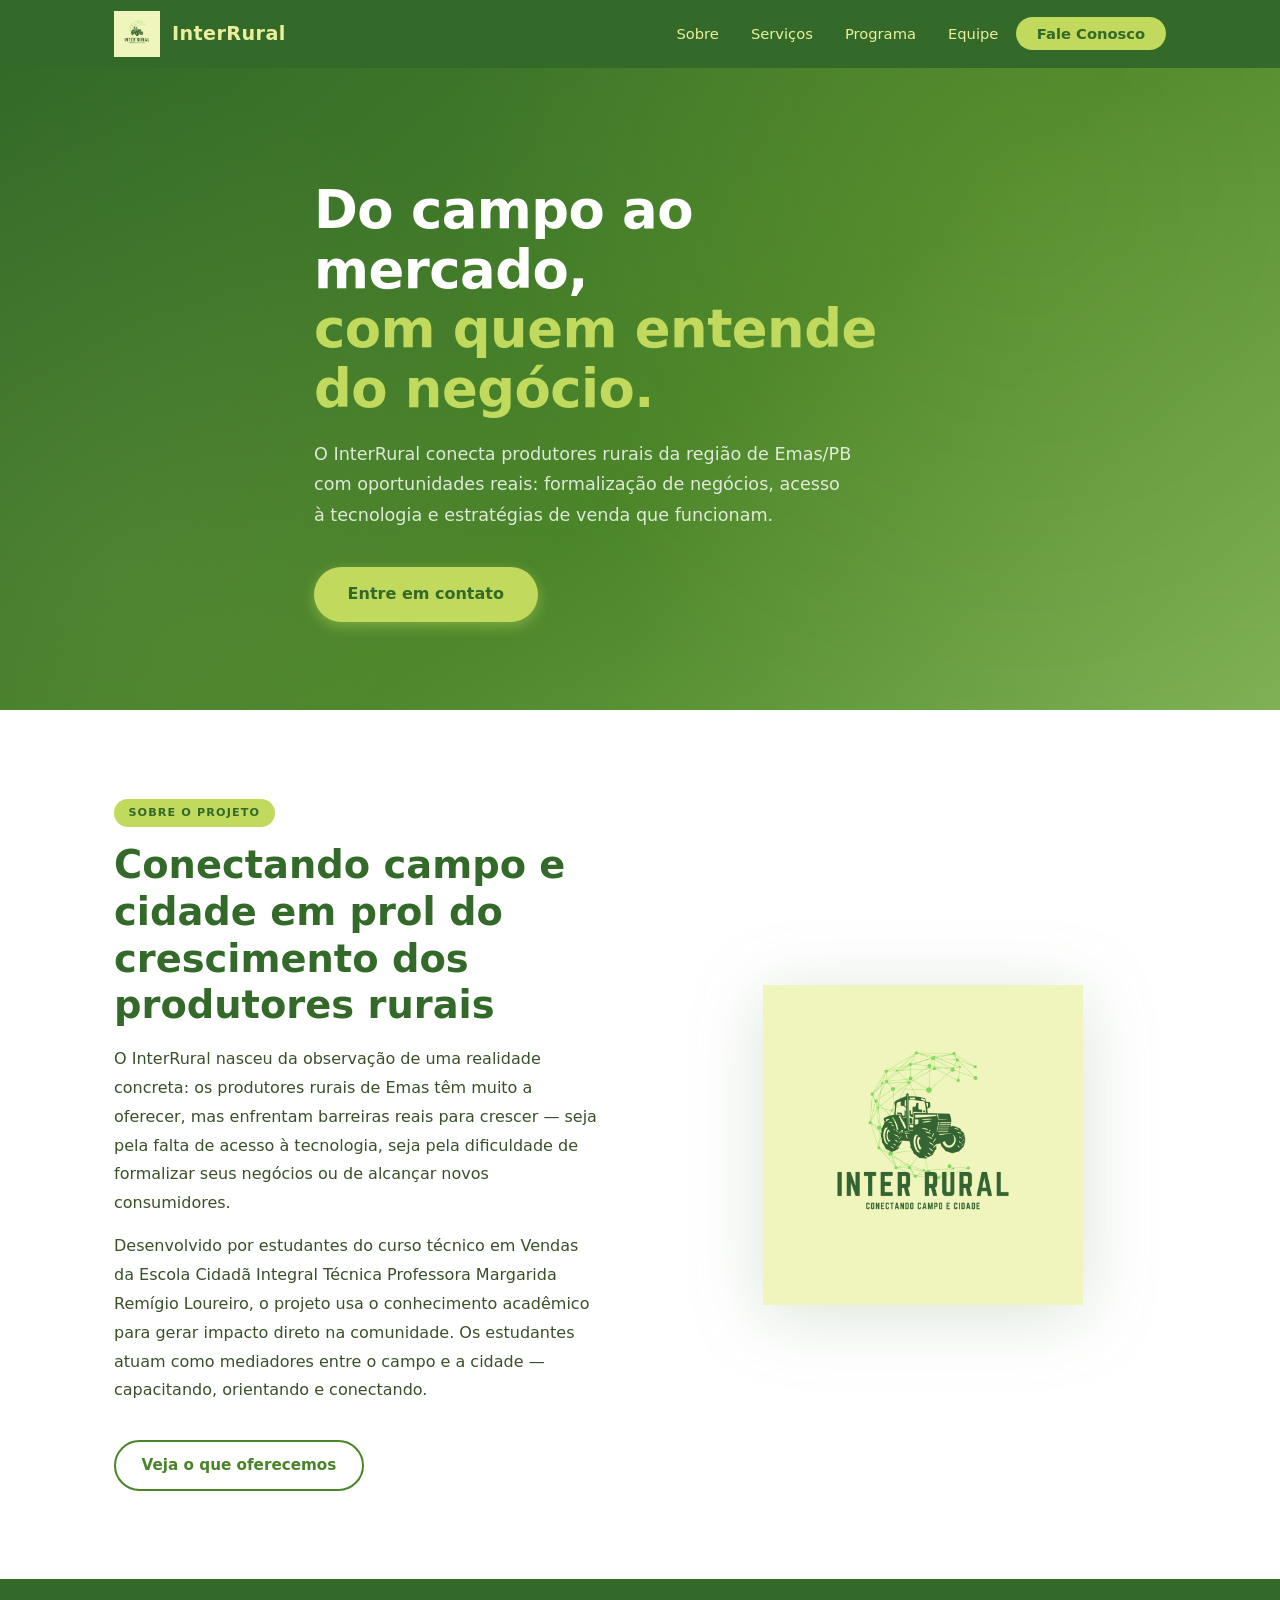
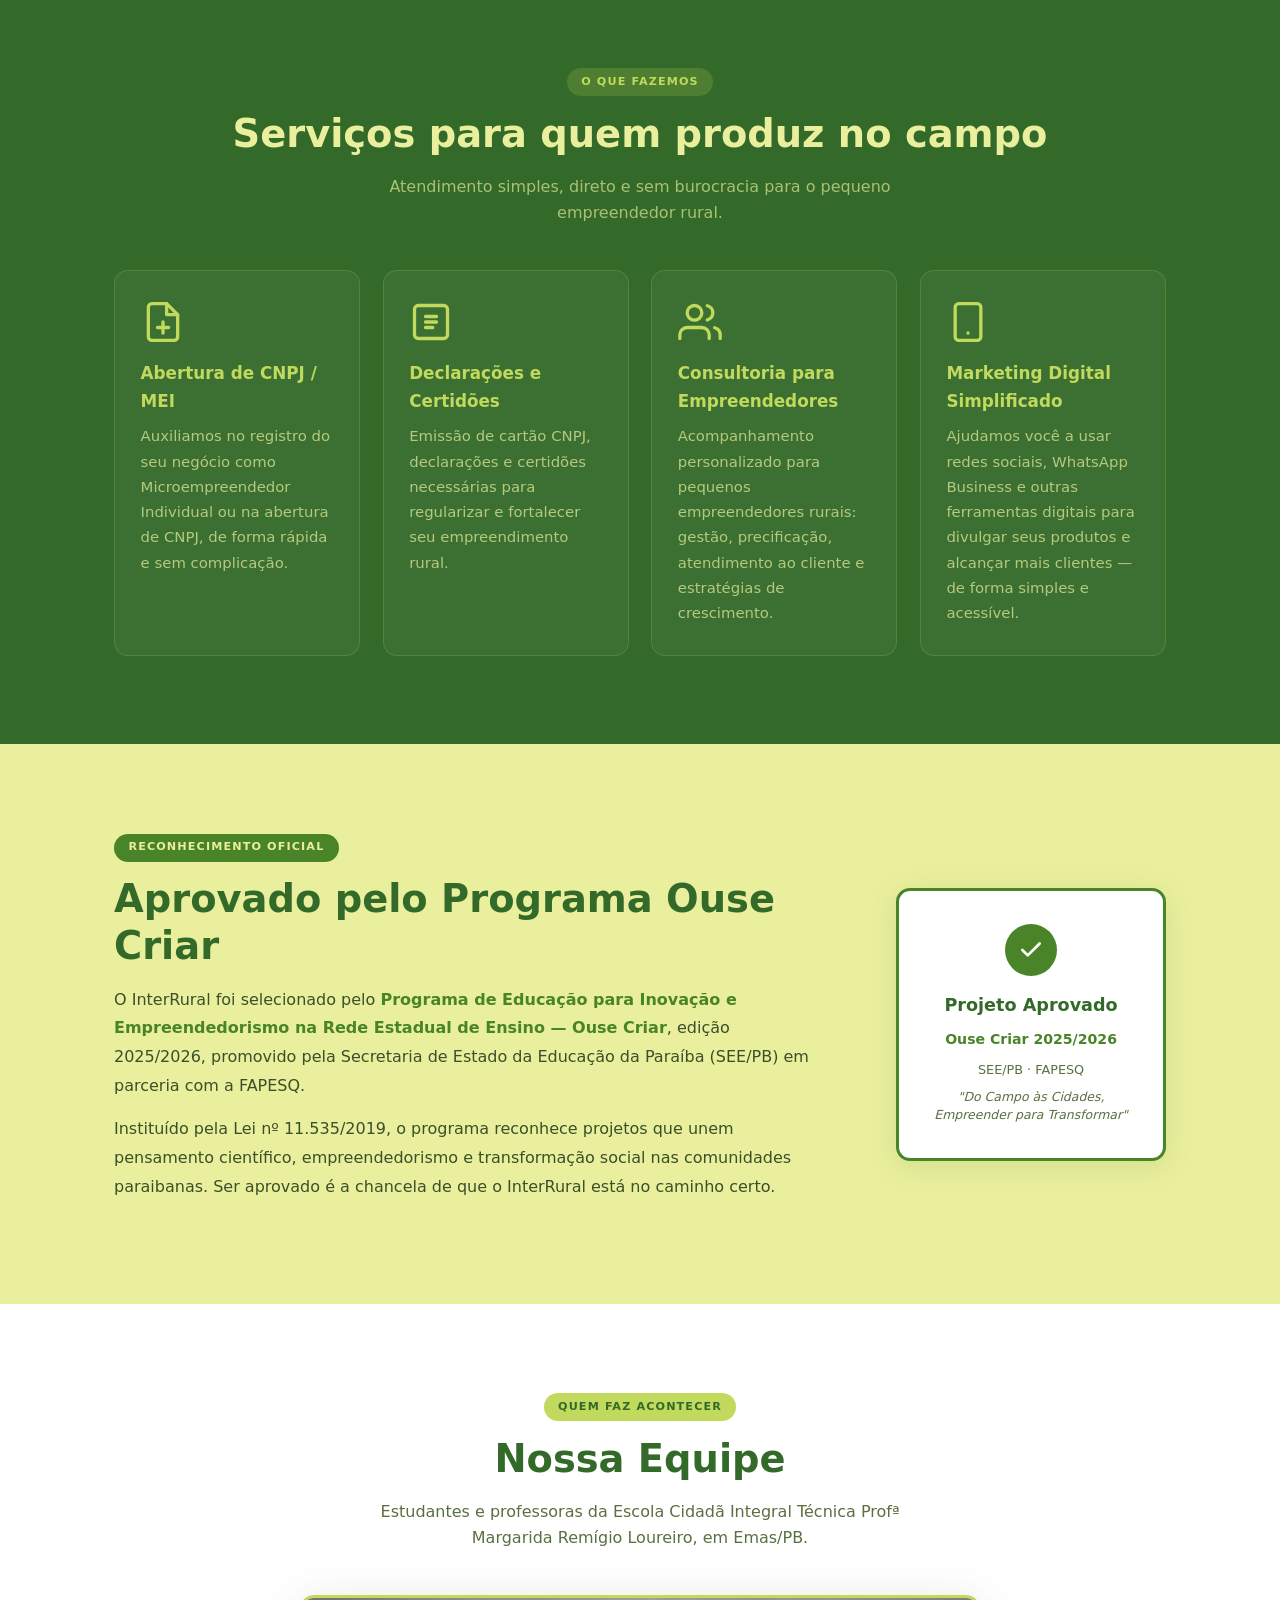
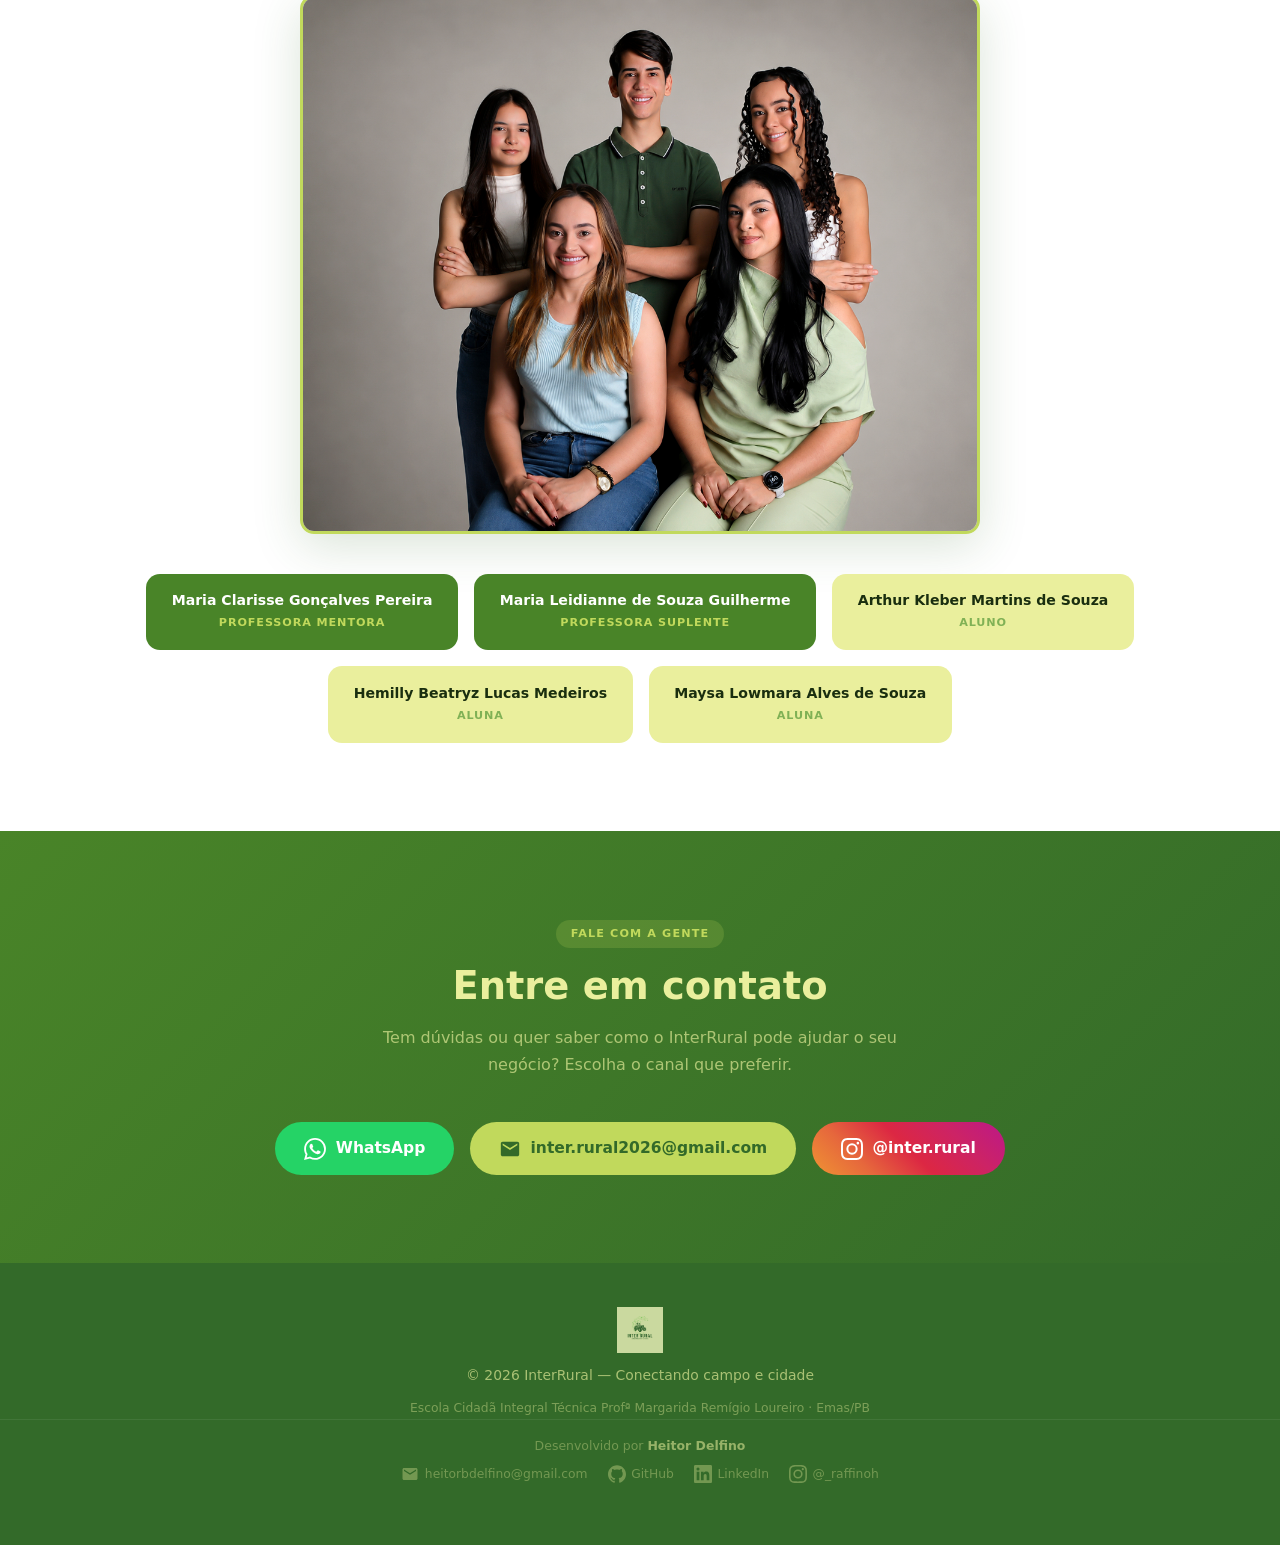
<file: site/index.html>
<!DOCTYPE html>
<html lang="pt-BR">

<head>
  <meta charset="UTF-8">
  <meta name="viewport" content="width=device-width, initial-scale=1.0">
  <title>InterRural — Conectando campo e cidade</title>
  <meta name="description"
    content="O InterRural conecta produtores rurais de Emas/PB ao mercado urbano, oferecendo consultoria, formalização de negócios e gestão de marketing digital acessível.">

  <!-- Open Graph -->
  <meta property="og:title" content="InterRural — Conectando campo e cidade">
  <meta property="og:description"
    content="Capacitamos e conectamos pequenos produtores rurais ao mercado, com abertura de CNPJ, consultoria e marketing digital.">
  <meta property="og:image" content="images/InterRuralLogo.png">
  <meta property="og:type" content="website">
  <meta property="og:locale" content="pt_BR">

  <!-- Favicon — para trocar basta substituir o arquivo images/InterRuralLogo.png -->
  <link rel="icon" type="image/png" href="images/InterRuralLogowobg.png?v=4">

  <link rel="stylesheet" href="style.css">
</head>

<body>

  <!-- ========== CABEÇALHO ========== -->
  <header id="header">
    <div class="container header-inner">
      <!-- Logo — para trocar basta substituir images/InterRuralLogo.png -->
      <a href="#inicio" class="logo-link">
        <img src="images/InterRuralLogo.png" alt="Logo InterRural" class="logo">
        <span class="logo-nome">InterRural</span>
      </a>
      <button class="menu-toggle" aria-label="Abrir menu" aria-expanded="false">
        <span></span><span></span><span></span>
      </button>
      <nav id="nav">
        <ul>
          <li><a href="#sobre">Sobre</a></li>
          <li><a href="#servicos">Serviços</a></li>
          <li><a href="#programa">Programa</a></li>
          <li><a href="#equipe">Equipe</a></li>
          <li><a href="#contato" class="btn-nav">Fale Conosco</a></li>
        </ul>
      </nav>
    </div>
  </header>

  <!-- ========== HERO ========== -->
  <section id="inicio" class="hero">
    <div class="container hero-inner">
      <h1>Do campo ao mercado,<br><span>com quem entende do negócio.</span></h1>
      <p>O InterRural conecta produtores rurais da região de Emas/PB com oportunidades reais: formalização de negócios,
        acesso à tecnologia e estratégias de venda que funcionam.</p>
      <a href="#contato" class="btn-primary">Entre em contato</a>
    </div>
  </section>

  <!-- ========== SOBRE ========== -->
  <section id="sobre" class="sobre">
    <div class="container sobre-inner">
      <div class="sobre-texto">
        <span class="label">Sobre o projeto</span>
        <h2>Conectando campo e cidade em prol do crescimento dos produtores rurais</h2>
        <p>O InterRural nasceu da observação de uma realidade concreta: os produtores rurais de Emas têm muito a
          oferecer, mas enfrentam barreiras reais para crescer — seja pela falta de acesso à tecnologia, seja pela
          dificuldade de formalizar seus negócios ou de alcançar novos consumidores.</p>
        <p>Desenvolvido por estudantes do curso técnico em Vendas da Escola Cidadã Integral Técnica Professora Margarida
          Remígio Loureiro, o projeto usa o conhecimento acadêmico para gerar impacto direto na comunidade. Os
          estudantes atuam como mediadores entre o campo e a cidade — capacitando, orientando e conectando.</p>
        <a href="#servicos" class="btn-secondary">Veja o que oferecemos</a>
      </div>
      <div class="sobre-imagem">
        <img src="images/InterRuralLogo.png" alt="InterRural — Conectando campo e cidade">
      </div>
    </div>
  </section>

  <!-- ========== SERVIÇOS ========== -->
  <section id="servicos" class="servicos">
    <div class="container">
      <span class="label label-dark">O que fazemos</span>
      <h2>Serviços para quem produz no campo</h2>
      <p class="section-subtitle">Atendimento simples, direto e sem burocracia para o pequeno empreendedor rural.</p>
      <div class="cards">

        <div class="card">
          <div class="card-icon">
            <svg viewBox="0 0 24 24" fill="none" stroke="currentColor" stroke-width="1.8" stroke-linecap="round"
              stroke-linejoin="round">
              <path d="M14 2H6a2 2 0 0 0-2 2v16a2 2 0 0 0 2 2h12a2 2 0 0 0 2-2V8z" />
              <polyline points="14 2 14 8 20 8" />
              <line x1="12" y1="18" x2="12" y2="12" />
              <line x1="9" y1="15" x2="15" y2="15" />
            </svg>
          </div>
          <h3>Abertura de CNPJ / MEI</h3>
          <p>Auxiliamos no registro do seu negócio como Microempreendedor Individual ou na abertura de CNPJ, de forma
            rápida e sem complicação.</p>
        </div>

        <div class="card">
          <div class="card-icon">
            <svg viewBox="0 0 24 24" fill="none" stroke="currentColor" stroke-width="1.8" stroke-linecap="round"
              stroke-linejoin="round">
              <rect x="3" y="3" width="18" height="18" rx="2" />
              <path d="M9 9h6M9 12h6M9 15h4" />
            </svg>
          </div>
          <h3>Declarações e Certidões</h3>
          <p>Emissão de cartão CNPJ, declarações e certidões necessárias para regularizar e fortalecer seu
            empreendimento rural.</p>
        </div>

        <div class="card">
          <div class="card-icon">
            <svg viewBox="0 0 24 24" fill="none" stroke="currentColor" stroke-width="1.8" stroke-linecap="round"
              stroke-linejoin="round">
              <path d="M17 21v-2a4 4 0 0 0-4-4H5a4 4 0 0 0-4 4v2" />
              <circle cx="9" cy="7" r="4" />
              <path d="M23 21v-2a4 4 0 0 0-3-3.87" />
              <path d="M16 3.13a4 4 0 0 1 0 7.75" />
            </svg>
          </div>
          <h3>Consultoria para Empreendedores</h3>
          <p>Acompanhamento personalizado para pequenos empreendedores rurais: gestão, precificação, atendimento ao
            cliente e estratégias de crescimento.</p>
        </div>

        <div class="card">
          <div class="card-icon">
            <svg viewBox="0 0 24 24" fill="none" stroke="currentColor" stroke-width="1.8" stroke-linecap="round"
              stroke-linejoin="round">
              <rect x="5" y="2" width="14" height="20" rx="2" ry="2" />
              <line x1="12" y1="18" x2="12.01" y2="18" />
            </svg>
          </div>
          <h3>Marketing Digital Simplificado</h3>
          <p>Ajudamos você a usar redes sociais, WhatsApp Business e outras ferramentas digitais para divulgar seus
            produtos e alcançar mais clientes — de forma simples e acessível.</p>
        </div>

      </div>
    </div>
  </section>

  <!-- ========== PROGRAMA OUSE CRIAR ========== -->
  <section id="programa" class="programa">
    <div class="container programa-inner">
      <div class="programa-texto">
        <span class="label">Reconhecimento oficial</span>
        <h2>Aprovado pelo Programa Ouse Criar</h2>
        <p>O InterRural foi selecionado pelo <strong>Programa de Educação para Inovação e Empreendedorismo na Rede
            Estadual de Ensino — Ouse Criar</strong>, edição 2025/2026, promovido pela Secretaria de Estado da Educação
          da Paraíba (SEE/PB) em parceria com a FAPESQ.</p>
        <p>Instituído pela Lei nº 11.535/2019, o programa reconhece projetos que unem pensamento científico,
          empreendedorismo e transformação social nas comunidades paraibanas. Ser aprovado é a chancela de que o
          InterRural está no caminho certo.</p>
      </div>
      <div class="programa-selo-wrap">
        <div class="programa-selo">
          <div class="selo-check">
            <svg viewBox="0 0 24 24" fill="none" stroke="currentColor" stroke-width="2.5" stroke-linecap="round"
              stroke-linejoin="round">
              <polyline points="20 6 9 17 4 12" />
            </svg>
          </div>
          <p class="selo-titulo">Projeto Aprovado</p>
          <p class="selo-programa">Ouse Criar 2025/2026</p>
          <p class="selo-entidade">SEE/PB · FAPESQ</p>
          <p class="selo-tema">"Do Campo às Cidades,<br>Empreender para Transformar"</p>
        </div>
      </div>
    </div>
  </section>

  <!-- ========== EQUIPE ========== -->
  <section id="equipe" class="equipe">
    <div class="container">
      <span class="label">Quem faz acontecer</span>
      <h2>Nossa Equipe</h2>
      <p class="section-subtitle">Estudantes e professoras da Escola Cidadã Integral Técnica Profª Margarida Remígio
        Loureiro, em Emas/PB.</p>

      <div class="equipe-foto-wrap">
        <img src="images/Representantes.jpg.jpeg" alt="Equipe InterRural" class="equipe-foto">
      </div>

      <div class="equipe-nomes">
        <div class="nome-card destaque">
          <h3>Maria Clarisse Gonçalves Pereira</h3>
          <span class="cargo">Professora Mentora</span>
        </div>
        <div class="nome-card destaque">
          <h3>Maria Leidianne de Souza Guilherme</h3>
          <span class="cargo">Professora Suplente</span>
        </div>
        <div class="nome-card">
          <h3>Arthur Kleber Martins de Souza</h3>
          <span class="cargo">Aluno</span>
        </div>
        <div class="nome-card">
          <h3>Hemilly Beatryz Lucas Medeiros</h3>
          <span class="cargo">Aluna</span>
        </div>
        <div class="nome-card">
          <h3>Maysa Lowmara Alves de Souza</h3>
          <span class="cargo">Aluna</span>
        </div>
      </div>
    </div>
  </section>

  <!-- ========== CONTATO ========== -->
  <section id="contato" class="contato">
    <div class="container">
      <span class="label label-dark">Fale com a gente</span>
      <h2>Entre em contato</h2>
      <p class="section-subtitle">Tem dúvidas ou quer saber como o InterRural pode ajudar o seu negócio? Escolha o canal
        que preferir.</p>
      <div class="contato-botoes">

        <a href="https://wa.me/5583996033951" target="_blank" rel="noopener noreferrer"
          class="btn-contato btn-whatsapp">
          <svg viewBox="0 0 24 24" fill="currentColor" width="22" height="22">
            <path
              d="M17.472 14.382c-.297-.149-1.758-.867-2.03-.967-.273-.099-.471-.148-.67.15-.197.297-.767.966-.94 1.164-.173.199-.347.223-.644.075-.297-.15-1.255-.463-2.39-1.475-.883-.788-1.48-1.761-1.653-2.059-.173-.297-.018-.458.13-.606.134-.133.298-.347.446-.52.149-.174.198-.298.298-.497.099-.198.05-.371-.025-.52-.075-.149-.669-1.612-.916-2.207-.242-.579-.487-.5-.669-.51-.173-.008-.371-.01-.57-.01-.198 0-.52.074-.792.372-.272.297-1.04 1.016-1.04 2.479 0 1.462 1.065 2.875 1.213 3.074.149.198 2.096 3.2 5.077 4.487.709.306 1.262.489 1.694.625.712.227 1.36.195 1.871.118.571-.085 1.758-.719 2.006-1.413.248-.694.248-1.289.173-1.413-.074-.124-.272-.198-.57-.347m-5.421 7.403h-.004a9.87 9.87 0 01-5.031-1.378l-.361-.214-3.741.982.998-3.648-.235-.374a9.86 9.86 0 01-1.51-5.26c.001-5.45 4.436-9.884 9.888-9.884 2.64 0 5.122 1.03 6.988 2.898a9.825 9.825 0 012.893 6.994c-.003 5.45-4.437 9.884-9.885 9.884m8.413-18.297A11.815 11.815 0 0012.05 0C5.495 0 .16 5.335.157 11.892c0 2.096.547 4.142 1.588 5.945L.057 24l6.305-1.654a11.882 11.882 0 005.683 1.448h.005c6.554 0 11.89-5.335 11.893-11.893a11.821 11.821 0 00-3.48-8.413z" />
          </svg>
          WhatsApp
        </a>

        <a href="mailto:inter.rural2026@gmail.com" class="btn-contato btn-email">
          <svg viewBox="0 0 24 24" fill="currentColor" width="22" height="22">
            <path
              d="M20 4H4c-1.1 0-2 .9-2 2v12c0 1.1.9 2 2 2h16c1.1 0 2-.9 2-2V6c0-1.1-.9-2-2-2zm0 4l-8 5-8-5V6l8 5 8-5v2z" />
          </svg>
          inter.rural2026@gmail.com
        </a>

        <a href="https://instagram.com/inter.rural" target="_blank" rel="noopener noreferrer"
          class="btn-contato btn-instagram">
          <svg viewBox="0 0 24 24" fill="currentColor" width="22" height="22">
            <path
              d="M12 2.163c3.204 0 3.584.012 4.85.07 3.252.148 4.771 1.691 4.919 4.919.058 1.265.069 1.645.069 4.849 0 3.205-.012 3.584-.069 4.849-.149 3.225-1.664 4.771-4.919 4.919-1.266.058-1.644.07-4.85.07-3.204 0-3.584-.012-4.849-.07-3.26-.149-4.771-1.699-4.919-4.92-.058-1.265-.07-1.644-.07-4.849 0-3.204.013-3.583.07-4.849.149-3.227 1.664-4.771 4.919-4.919 1.266-.057 1.645-.069 4.849-.069zM12 0C8.741 0 8.333.014 7.053.072 2.695.272.273 2.69.073 7.052.014 8.333 0 8.741 0 12c0 3.259.014 3.668.072 4.948.2 4.358 2.618 6.78 6.98 6.98C8.333 23.986 8.741 24 12 24c3.259 0 3.668-.014 4.948-.072 4.354-.2 6.782-2.618 6.979-6.98.059-1.28.073-1.689.073-4.948 0-3.259-.014-3.667-.072-4.947-.196-4.354-2.617-6.78-6.979-6.98C15.668.014 15.259 0 12 0zm0 5.838a6.162 6.162 0 100 12.324 6.162 6.162 0 000-12.324zM12 16a4 4 0 110-8 4 4 0 010 8zm6.406-11.845a1.44 1.44 0 100 2.881 1.44 1.44 0 000-2.881z" />
          </svg>
          @inter.rural
        </a>

      </div>
    </div>
  </section>

  <!-- ========== RODAPÉ ========== -->
  <footer class="footer">
    <div class="container footer-inner">
      <img src="images/InterRuralLogo.png" alt="Logo InterRural" class="footer-logo">
      <p class="footer-copy">© 2026 InterRural — Conectando campo e cidade</p>
      <p class="footer-escola">Escola Cidadã Integral Técnica Profª Margarida Remígio Loureiro · Emas/PB</p>
    </div>
    <div class="footer-dev">
      <div class="container">
        <p>Desenvolvido por <strong>Heitor Delfino</strong></p>
        <div class="footer-dev-links">
          <a href="mailto:heitorbdelfino@gmail.com" title="E-mail">
            <svg viewBox="0 0 24 24" fill="currentColor" width="18" height="18">
              <path
                d="M20 4H4c-1.1 0-2 .9-2 2v12c0 1.1.9 2 2 2h16c1.1 0 2-.9 2-2V6c0-1.1-.9-2-2-2zm0 4l-8 5-8-5V6l8 5 8-5v2z" />
            </svg>
            heitorbdelfino@gmail.com
          </a>
          <a href="https://github.com/HeitorRafael" target="_blank" rel="noopener noreferrer" title="GitHub">
            <svg viewBox="0 0 24 24" fill="currentColor" width="18" height="18">
              <path
                d="M12 .297c-6.63 0-12 5.373-12 12 0 5.303 3.438 9.8 8.205 11.385.6.113.82-.258.82-.577 0-.285-.01-1.04-.015-2.04-3.338.724-4.042-1.61-4.042-1.61C4.422 18.07 3.633 17.7 3.633 17.7c-1.087-.744.084-.729.084-.729 1.205.084 1.838 1.236 1.838 1.236 1.07 1.835 2.809 1.305 3.495.998.108-.776.417-1.305.76-1.605-2.665-.3-5.466-1.332-5.466-5.93 0-1.31.465-2.38 1.235-3.22-.135-.303-.54-1.523.105-3.176 0 0 1.005-.322 3.3 1.23.96-.267 1.98-.399 3-.405 1.02.006 2.04.138 3 .405 2.28-1.552 3.285-1.23 3.285-1.23.645 1.653.24 2.873.12 3.176.765.84 1.23 1.91 1.23 3.22 0 4.61-2.805 5.625-5.475 5.92.42.36.81 1.096.81 2.22 0 1.606-.015 2.896-.015 3.286 0 .315.21.69.825.57C20.565 22.092 24 17.592 24 12.297c0-6.627-5.373-12-12-12" />
            </svg>
            GitHub
          </a>
          <a href="https://linkedin.com/in/heitor-rafael-bezerra-delfino-129760187" target="_blank"
            rel="noopener noreferrer" title="LinkedIn">
            <svg viewBox="0 0 24 24" fill="currentColor" width="18" height="18">
              <path
                d="M20.447 20.452h-3.554v-5.569c0-1.328-.027-3.037-1.852-3.037-1.853 0-2.136 1.445-2.136 2.939v5.667H9.351V9h3.414v1.561h.046c.477-.9 1.637-1.85 3.37-1.85 3.601 0 4.267 2.37 4.267 5.455v6.286zM5.337 7.433a2.062 2.062 0 01-2.063-2.065 2.064 2.064 0 112.063 2.065zm1.782 13.019H3.555V9h3.564v11.452zM22.225 0H1.771C.792 0 0 .774 0 1.729v20.542C0 23.227.792 24 1.771 24h20.451C23.2 24 24 23.227 24 22.271V1.729C24 .774 23.2 0 22.222 0h.003z" />
            </svg>
            LinkedIn
          </a>
          <a href="https://instagram.com/_raffinoh" target="_blank" rel="noopener noreferrer" title="Instagram">
            <svg viewBox="0 0 24 24" fill="currentColor" width="18" height="18">
              <path
                d="M12 2.163c3.204 0 3.584.012 4.85.07 3.252.148 4.771 1.691 4.919 4.919.058 1.265.069 1.645.069 4.849 0 3.205-.012 3.584-.069 4.849-.149 3.225-1.664 4.771-4.919 4.919-1.266.058-1.644.07-4.85.07-3.204 0-3.584-.012-4.849-.07-3.26-.149-4.771-1.699-4.919-4.92-.058-1.265-.07-1.644-.07-4.849 0-3.204.013-3.583.07-4.849.149-3.227 1.664-4.771 4.919-4.919 1.266-.057 1.645-.069 4.849-.069zM12 0C8.741 0 8.333.014 7.053.072 2.695.272.273 2.69.073 7.052.014 8.333 0 8.741 0 12c0 3.259.014 3.668.072 4.948.2 4.358 2.618 6.78 6.98 6.98C8.333 23.986 8.741 24 12 24c3.259 0 3.668-.014 4.948-.072 4.354-.2 6.782-2.618 6.979-6.98.059-1.28.073-1.689.073-4.948 0-3.259-.014-3.667-.072-4.947-.196-4.354-2.617-6.78-6.979-6.98C15.668.014 15.259 0 12 0zm0 5.838a6.162 6.162 0 100 12.324 6.162 6.162 0 000-12.324zM12 16a4 4 0 110-8 4 4 0 010 8zm6.406-11.845a1.44 1.44 0 100 2.881 1.44 1.44 0 000-2.881z" />
            </svg>
            @_raffinoh
          </a>
        </div>
      </div>
    </div>
  </footer>

  <script src="script.js"></script>
</body>

</html>
</file>
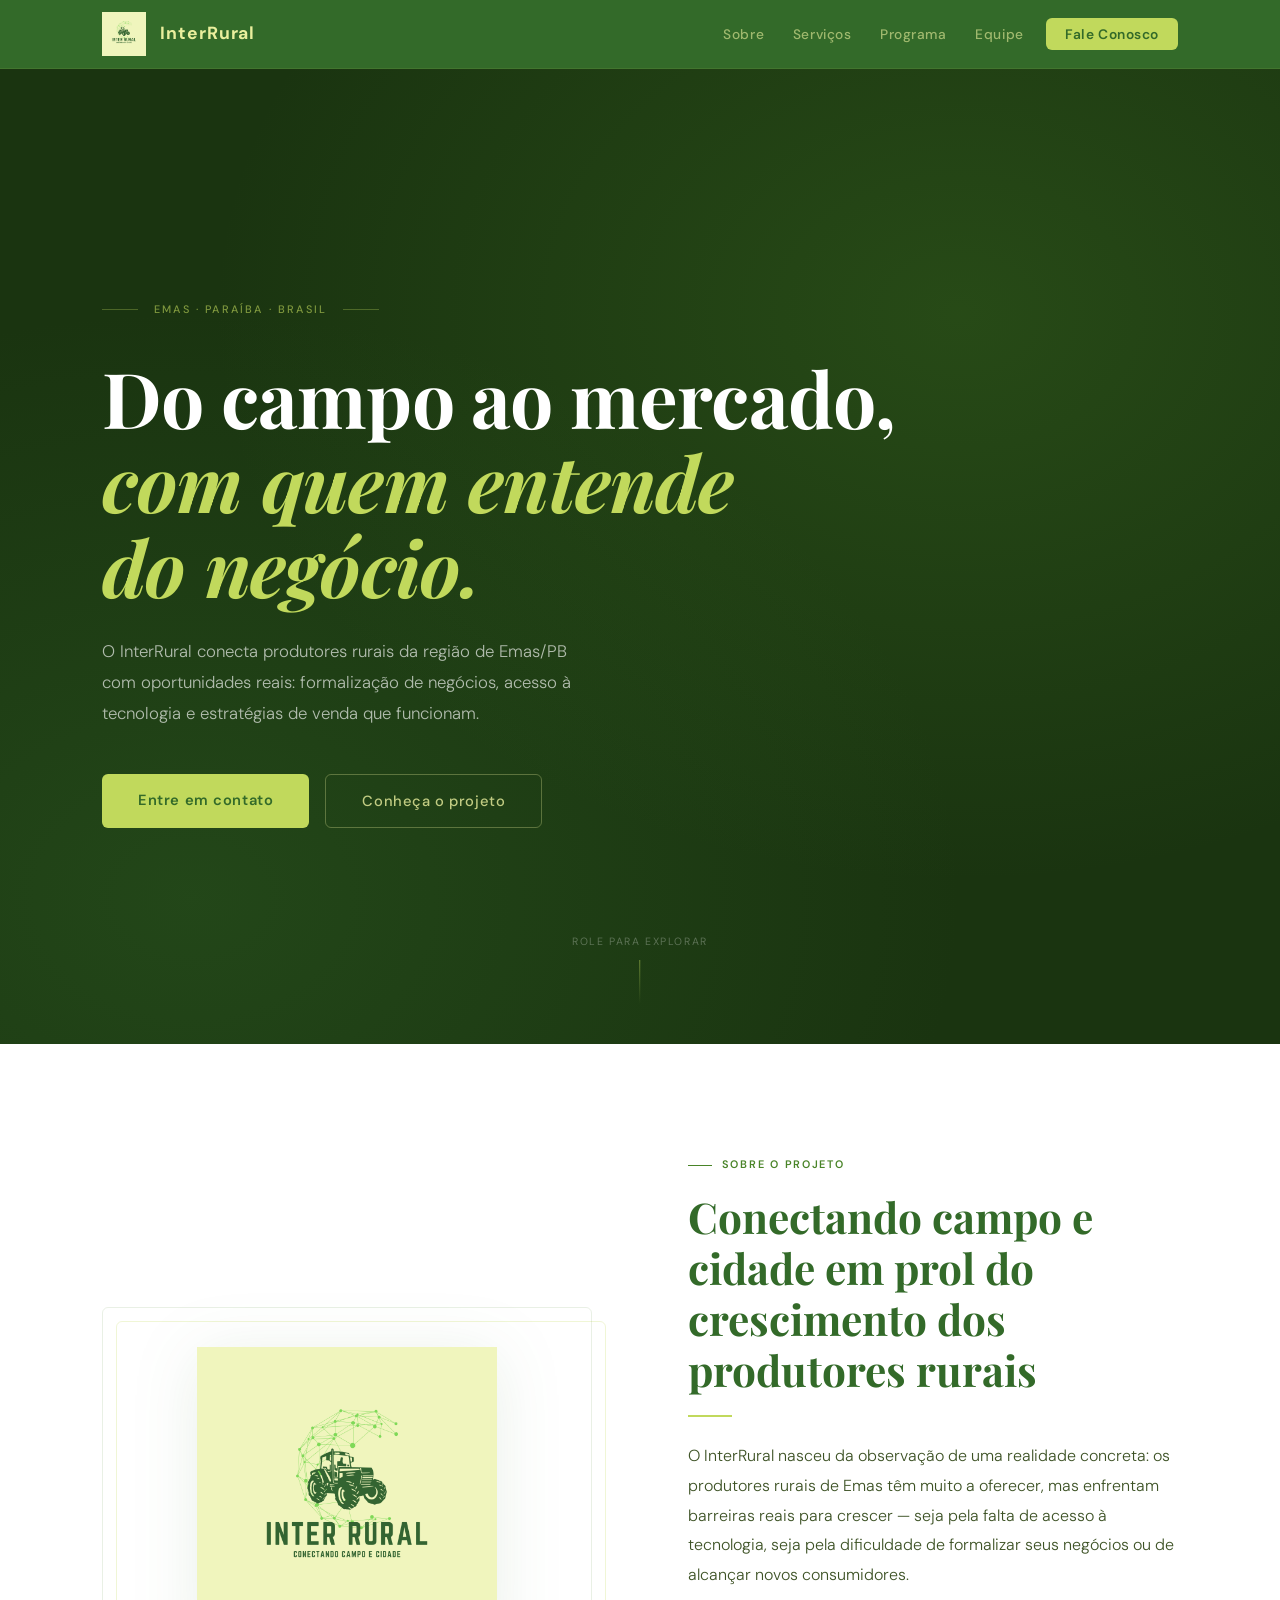
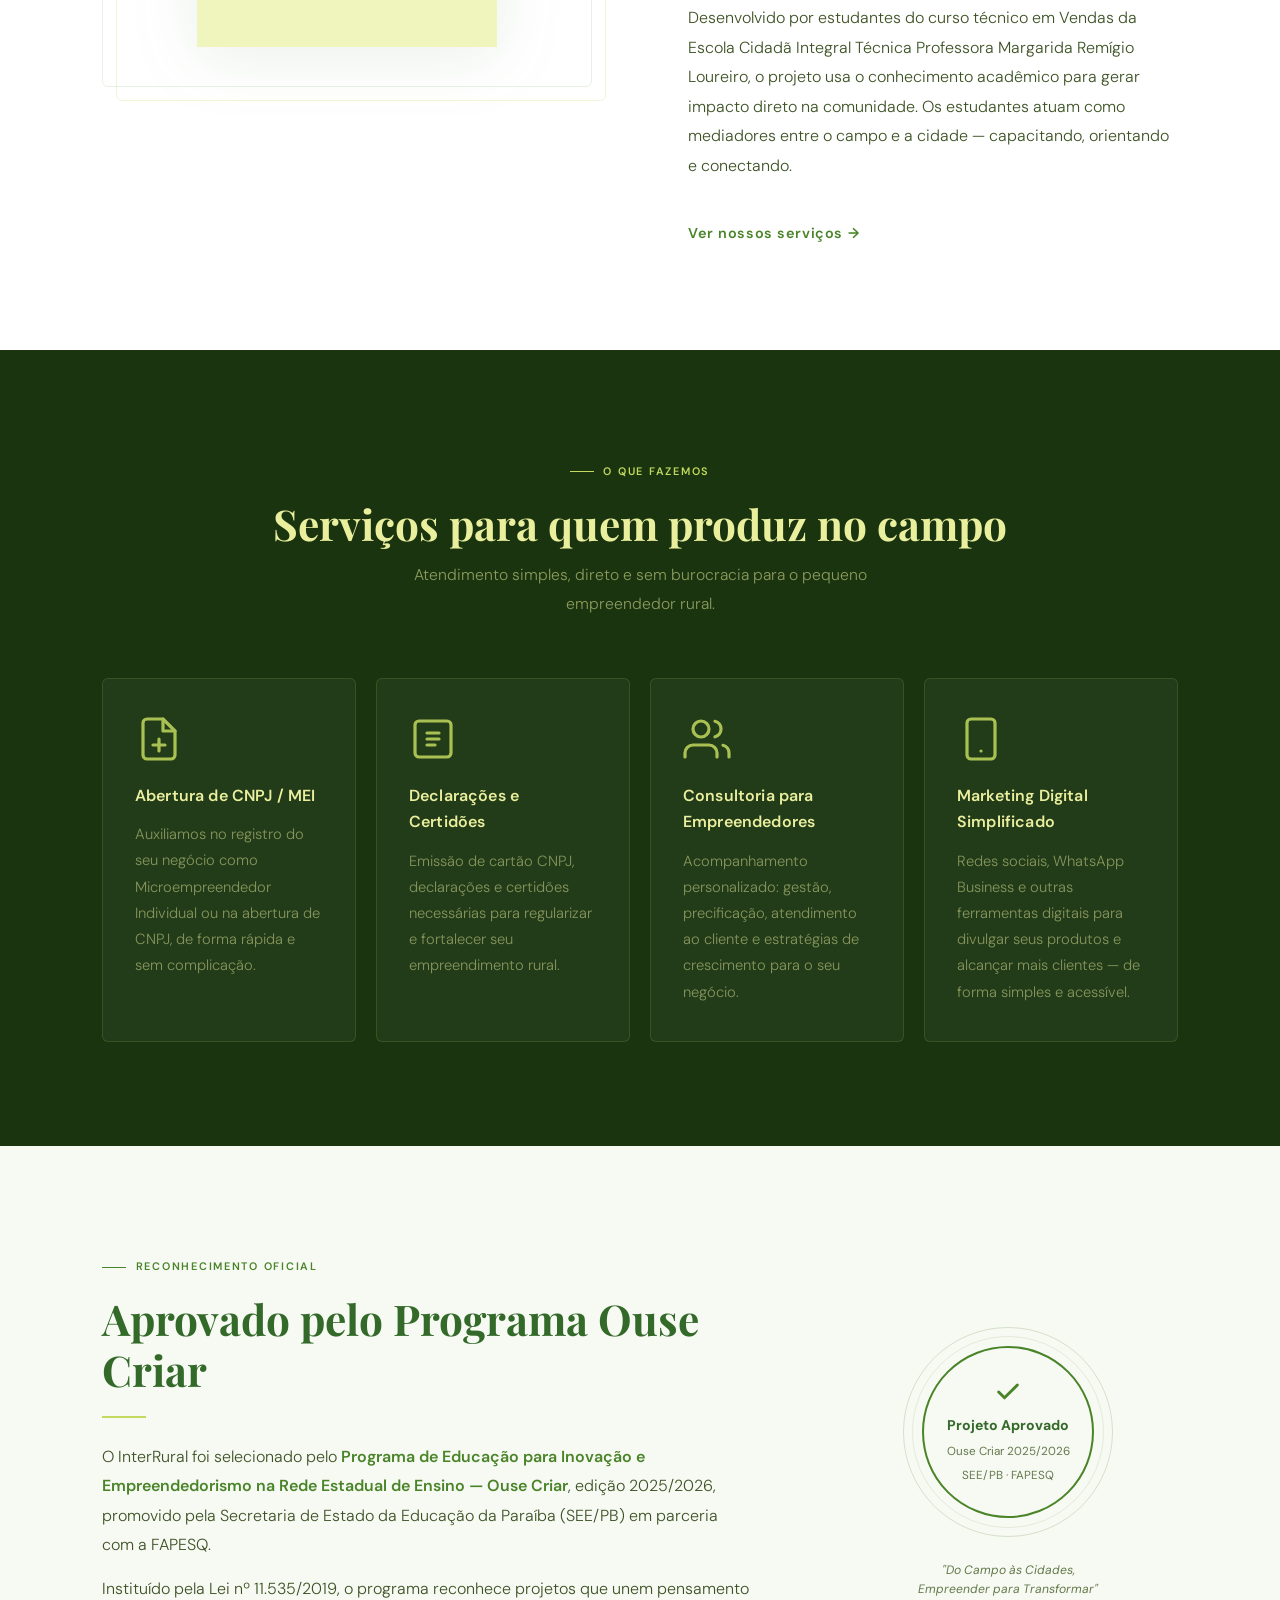
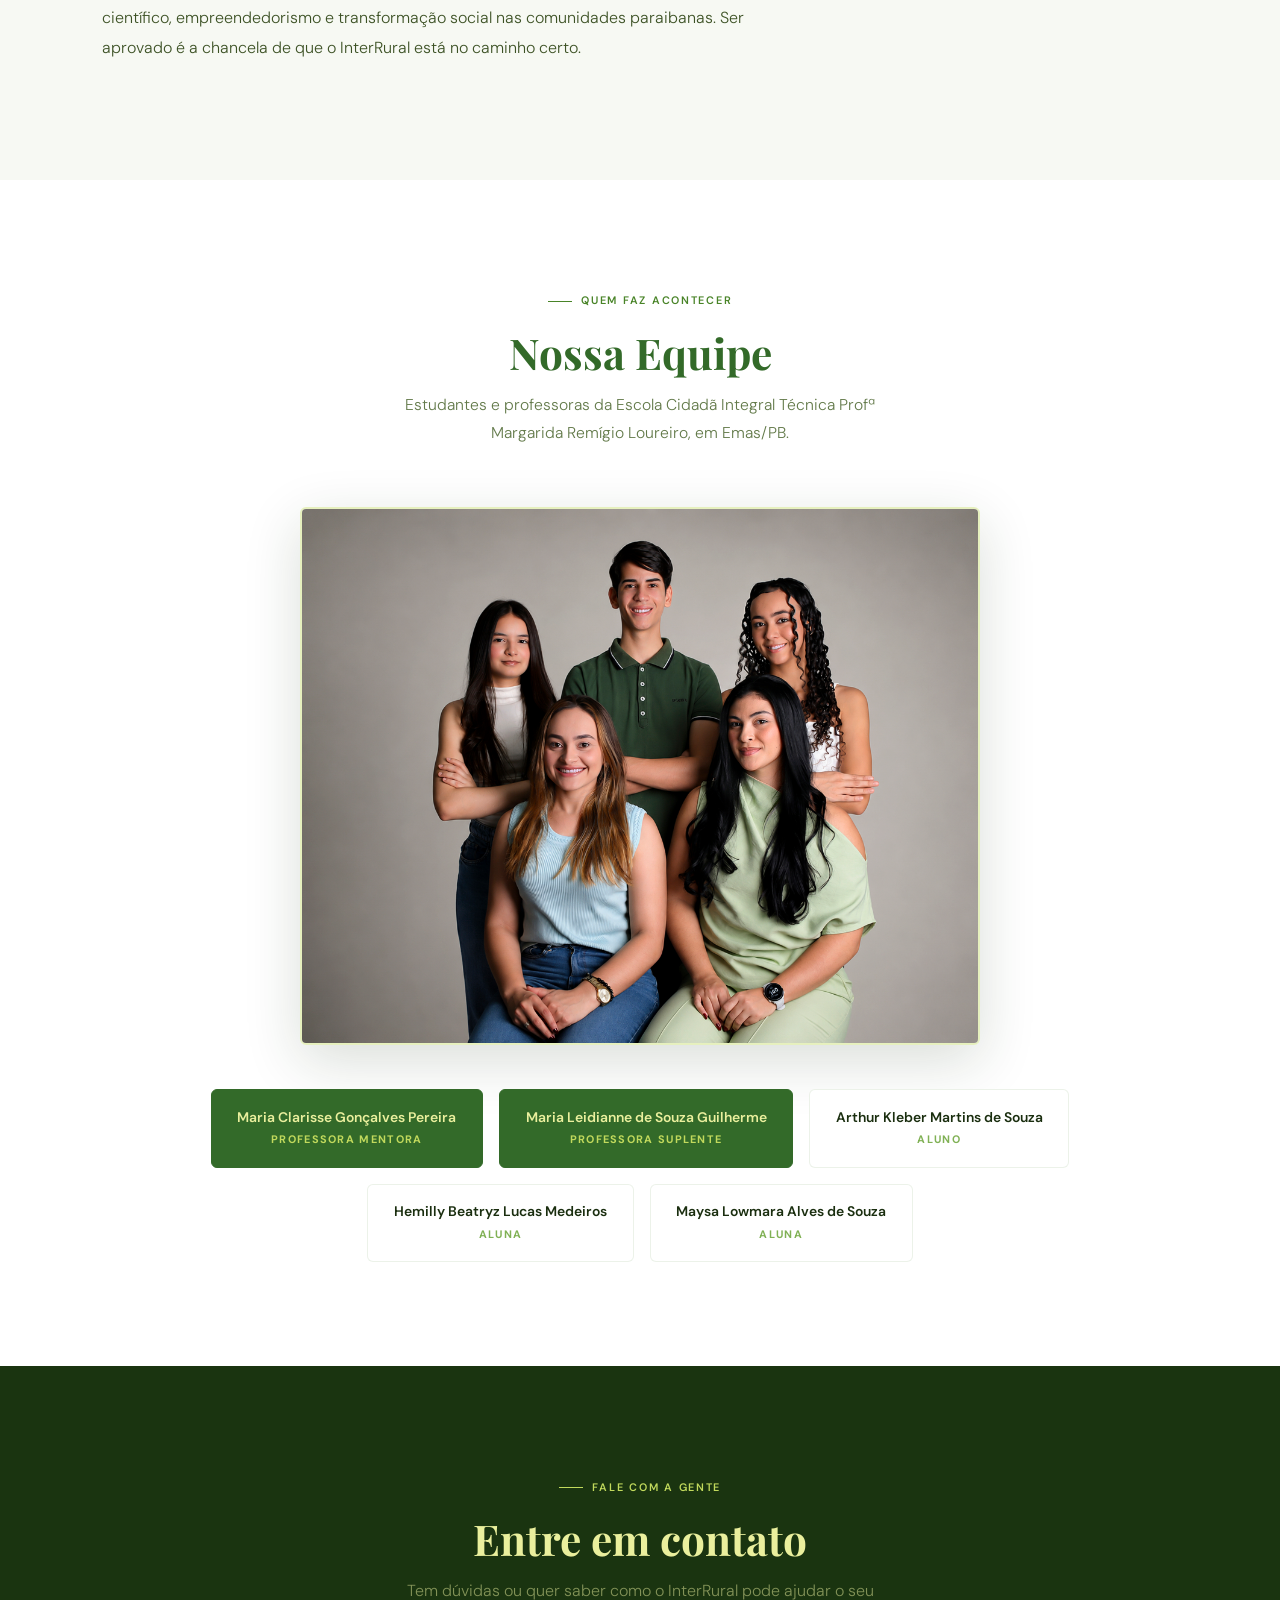
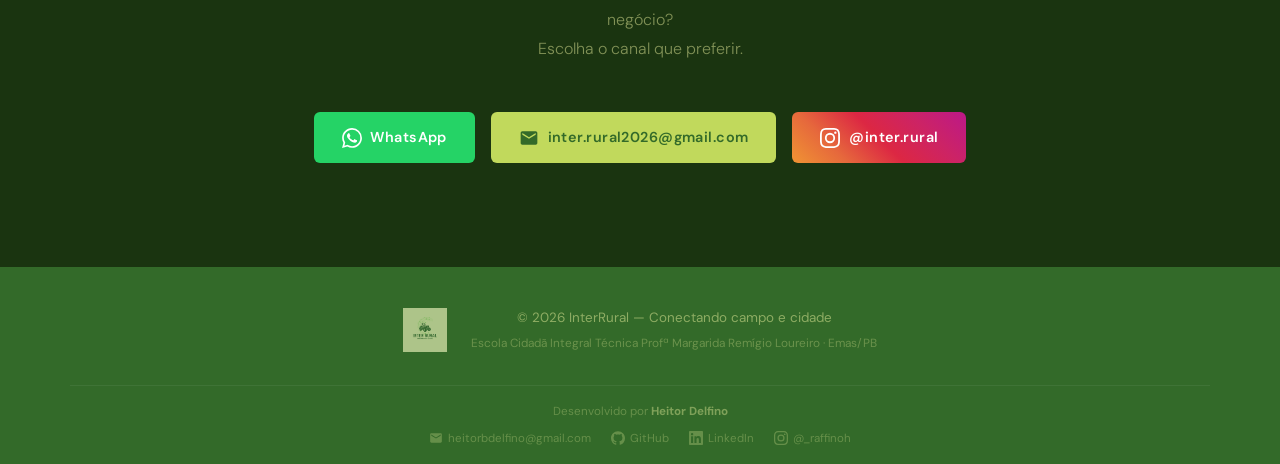
<file: site2/index.html>
<!DOCTYPE html>
<html lang="pt-BR">

<head>
  <meta charset="UTF-8">
  <meta name="viewport" content="width=device-width, initial-scale=1.0">
  <title>InterRural — Conectando campo e cidade</title>
  <meta name="description"
    content="O InterRural conecta produtores rurais de Emas/PB ao mercado urbano, oferecendo consultoria, formalização de negócios e gestão de marketing digital acessível.">
  <meta property="og:title" content="InterRural — Conectando campo e cidade">
  <meta property="og:description"
    content="Capacitamos e conectamos pequenos produtores rurais ao mercado, com abertura de CNPJ, consultoria e marketing digital.">
  <meta property="og:image" content="images/InterRuralLogo.png">
  <meta property="og:type" content="website">
  <meta property="og:locale" content="pt_BR">
  <link rel="icon" type="image/png" href="images/InterRuralLogowobg.png?v=4">
  <link rel="preconnect" href="https://fonts.googleapis.com">
  <link rel="preconnect" href="https://fonts.gstatic.com" crossorigin>
  <link
    href="https://fonts.googleapis.com/css2?family=Playfair+Display:ital,wght@0,600;0,700;0,800;1,600;1,700&family=DM+Sans:wght@300;400;500;600;700&display=swap"
    rel="stylesheet">
  <link rel="stylesheet" href="style.css">
</head>

<body>

  <!-- ========== HEADER ========== -->
  <header id="header">
    <div class="container header-inner">
      <a href="#inicio" class="logo-link">
        <img src="images/InterRuralLogo.png" alt="Logo InterRural" class="logo">
        <span class="logo-nome">InterRural</span>
      </a>
      <button class="menu-toggle" aria-label="Abrir menu" aria-expanded="false">
        <span></span><span></span><span></span>
      </button>
      <nav id="nav">
        <ul>
          <li><a href="#sobre">Sobre</a></li>
          <li><a href="#servicos">Serviços</a></li>
          <li><a href="#programa">Programa</a></li>
          <li><a href="#equipe">Equipe</a></li>
          <li><a href="#contato" class="btn-nav">Fale Conosco</a></li>
        </ul>
      </nav>
    </div>
  </header>

  <!-- ========== HERO ========== -->
  <section id="inicio" class="hero">
    <div class="hero-bg"></div>
    <div class="container hero-inner">
      <div class="hero-eyebrow">
        <span class="hero-line"></span>
        <span>Emas · Paraíba · Brasil</span>
        <span class="hero-line"></span>
      </div>
      <h1>Do campo ao mercado,<br><em>com quem entende<br>do negócio.</em></h1>
      <p>O InterRural conecta produtores rurais da região de Emas/PB com oportunidades reais: formalização de negócios,
        acesso à tecnologia e estratégias de venda que funcionam.</p>
      <div class="hero-ctas">
        <a href="#contato" class="btn-primary">Entre em contato</a>
        <a href="#sobre" class="btn-ghost">Conheça o projeto</a>
      </div>
    </div>
    <div class="hero-scroll">
      <span>Role para explorar</span>
      <div class="scroll-line"></div>
    </div>
  </section>

  <!-- ========== SOBRE ========== -->
  <section id="sobre" class="sobre">
    <div class="container sobre-inner">
      <div class="sobre-imagem">
        <div class="img-frame">
          <img src="images/InterRuralLogo.png" alt="InterRural — Conectando campo e cidade">
        </div>
      </div>
      <div class="sobre-texto">
        <span class="eyebrow">Sobre o projeto</span>
        <h2>Conectando campo e cidade em prol do crescimento dos produtores rurais</h2>
        <div class="divider"></div>
        <p>O InterRural nasceu da observação de uma realidade concreta: os produtores rurais de Emas têm muito a
          oferecer, mas enfrentam barreiras reais para crescer — seja pela falta de acesso à tecnologia, seja pela
          dificuldade de formalizar seus negócios ou de alcançar novos consumidores.</p>
        <p>Desenvolvido por estudantes do curso técnico em Vendas da Escola Cidadã Integral Técnica Professora Margarida
          Remígio Loureiro, o projeto usa o conhecimento acadêmico para gerar impacto direto na comunidade. Os
          estudantes atuam como mediadores entre o campo e a cidade — capacitando, orientando e conectando.</p>
        <a href="#servicos" class="btn-text">Ver nossos serviços →</a>
      </div>
    </div>
  </section>

  <!-- ========== SERVIÇOS ========== -->
  <section id="servicos" class="servicos">
    <div class="container">
      <div class="section-header">
        <span class="eyebrow eyebrow-light">O que fazemos</span>
        <h2>Serviços para quem produz no campo</h2>
        <p class="section-sub">Atendimento simples, direto e sem burocracia para o pequeno empreendedor rural.</p>
      </div>
      <div class="cards">
        <div class="card">
          <div class="card-icon">
            <svg viewBox="0 0 24 24" fill="none" stroke="currentColor" stroke-width="1.6" stroke-linecap="round" stroke-linejoin="round"><path d="M14 2H6a2 2 0 0 0-2 2v16a2 2 0 0 0 2 2h12a2 2 0 0 0 2-2V8z"/><polyline points="14 2 14 8 20 8"/><line x1="12" y1="18" x2="12" y2="12"/><line x1="9" y1="15" x2="15" y2="15"/></svg>
          </div>
          <h3>Abertura de CNPJ / MEI</h3>
          <p>Auxiliamos no registro do seu negócio como Microempreendedor Individual ou na abertura de CNPJ, de forma
            rápida e sem complicação.</p>
        </div>
        <div class="card">
          <div class="card-icon">
            <svg viewBox="0 0 24 24" fill="none" stroke="currentColor" stroke-width="1.6" stroke-linecap="round" stroke-linejoin="round"><rect x="3" y="3" width="18" height="18" rx="2"/><path d="M9 9h6M9 12h6M9 15h4"/></svg>
          </div>
          <h3>Declarações e Certidões</h3>
          <p>Emissão de cartão CNPJ, declarações e certidões necessárias para regularizar e fortalecer seu
            empreendimento rural.</p>
        </div>
        <div class="card">
          <div class="card-icon">
            <svg viewBox="0 0 24 24" fill="none" stroke="currentColor" stroke-width="1.6" stroke-linecap="round" stroke-linejoin="round"><path d="M17 21v-2a4 4 0 0 0-4-4H5a4 4 0 0 0-4 4v2"/><circle cx="9" cy="7" r="4"/><path d="M23 21v-2a4 4 0 0 0-3-3.87"/><path d="M16 3.13a4 4 0 0 1 0 7.75"/></svg>
          </div>
          <h3>Consultoria para Empreendedores</h3>
          <p>Acompanhamento personalizado: gestão, precificação, atendimento ao cliente e estratégias de crescimento
            para o seu negócio.</p>
        </div>
        <div class="card">
          <div class="card-icon">
            <svg viewBox="0 0 24 24" fill="none" stroke="currentColor" stroke-width="1.6" stroke-linecap="round" stroke-linejoin="round"><rect x="5" y="2" width="14" height="20" rx="2" ry="2"/><line x1="12" y1="18" x2="12.01" y2="18"/></svg>
          </div>
          <h3>Marketing Digital Simplificado</h3>
          <p>Redes sociais, WhatsApp Business e outras ferramentas digitais para divulgar seus produtos e alcançar mais
            clientes — de forma simples e acessível.</p>
        </div>
      </div>
    </div>
  </section>

  <!-- ========== PROGRAMA OUSE CRIAR ========== -->
  <section id="programa" class="programa">
    <div class="container programa-inner">
      <div class="programa-texto">
        <span class="eyebrow">Reconhecimento oficial</span>
        <h2>Aprovado pelo Programa Ouse Criar</h2>
        <div class="divider"></div>
        <p>O InterRural foi selecionado pelo <strong>Programa de Educação para Inovação e Empreendedorismo na Rede
            Estadual de Ensino — Ouse Criar</strong>, edição 2025/2026, promovido pela Secretaria de Estado da Educação
          da Paraíba (SEE/PB) em parceria com a FAPESQ.</p>
        <p>Instituído pela Lei nº 11.535/2019, o programa reconhece projetos que unem pensamento científico,
          empreendedorismo e transformação social nas comunidades paraibanas. Ser aprovado é a chancela de que o
          InterRural está no caminho certo.</p>
      </div>
      <div class="programa-badge-wrap">
        <div class="badge-ring">
          <div class="badge-inner">
            <svg viewBox="0 0 24 24" fill="none" stroke="currentColor" stroke-width="2.5" stroke-linecap="round"
              stroke-linejoin="round" width="28" height="28">
              <polyline points="20 6 9 17 4 12" />
            </svg>
            <strong>Projeto Aprovado</strong>
            <span>Ouse Criar 2025/2026</span>
            <span>SEE/PB · FAPESQ</span>
          </div>
        </div>
        <p class="badge-tema">"Do Campo às Cidades,<br>Empreender para Transformar"</p>
      </div>
    </div>
  </section>

  <!-- ========== EQUIPE ========== -->
  <section id="equipe" class="equipe">
    <div class="container">
      <div class="section-header section-header-light">
        <span class="eyebrow">Quem faz acontecer</span>
        <h2>Nossa Equipe</h2>
        <p class="section-sub">Estudantes e professoras da Escola Cidadã Integral Técnica Profª Margarida Remígio
          Loureiro, em Emas/PB.</p>
      </div>
      <div class="equipe-foto-wrap">
        <img src="images/Representantes.jpg.jpeg" alt="Equipe InterRural" class="equipe-foto">
      </div>

      <div class="equipe-nomes">
        <div class="nome-card destaque">
          <h3>Maria Clarisse Gonçalves Pereira</h3>
          <span class="cargo">Professora Mentora</span>
        </div>
        <div class="nome-card destaque">
          <h3>Maria Leidianne de Souza Guilherme</h3>
          <span class="cargo">Professora Suplente</span>
        </div>
        <div class="nome-card">
          <h3>Arthur Kleber Martins de Souza</h3>
          <span class="cargo">Aluno</span>
        </div>
        <div class="nome-card">
          <h3>Hemilly Beatryz Lucas Medeiros</h3>
          <span class="cargo">Aluna</span>
        </div>
        <div class="nome-card">
          <h3>Maysa Lowmara Alves de Souza</h3>
          <span class="cargo">Aluna</span>
        </div>
      </div>
    </div>
  </section>

  <!-- ========== CONTATO ========== -->
  <section id="contato" class="contato">
    <div class="container">
      <span class="eyebrow eyebrow-light">Fale com a gente</span>
      <h2>Entre em contato</h2>
      <p class="section-sub">Tem dúvidas ou quer saber como o InterRural pode ajudar o seu negócio?<br>Escolha o canal
        que preferir.</p>
      <div class="contato-botoes">
        <a href="https://wa.me/5583996033951" target="_blank" rel="noopener noreferrer"
          class="btn-contato btn-whatsapp">
          <svg viewBox="0 0 24 24" fill="currentColor" width="20" height="20">
            <path
              d="M17.472 14.382c-.297-.149-1.758-.867-2.03-.967-.273-.099-.471-.148-.67.15-.197.297-.767.966-.94 1.164-.173.199-.347.223-.644.075-.297-.15-1.255-.463-2.39-1.475-.883-.788-1.48-1.761-1.653-2.059-.173-.297-.018-.458.13-.606.134-.133.298-.347.446-.52.149-.174.198-.298.298-.497.099-.198.05-.371-.025-.52-.075-.149-.669-1.612-.916-2.207-.242-.579-.487-.5-.669-.51-.173-.008-.371-.01-.57-.01-.198 0-.52.074-.792.372-.272.297-1.04 1.016-1.04 2.479 0 1.462 1.065 2.875 1.213 3.074.149.198 2.096 3.2 5.077 4.487.709.306 1.262.489 1.694.625.712.227 1.36.195 1.871.118.571-.085 1.758-.719 2.006-1.413.248-.694.248-1.289.173-1.413-.074-.124-.272-.198-.57-.347m-5.421 7.403h-.004a9.87 9.87 0 01-5.031-1.378l-.361-.214-3.741.982.998-3.648-.235-.374a9.86 9.86 0 01-1.51-5.26c.001-5.45 4.436-9.884 9.888-9.884 2.64 0 5.122 1.03 6.988 2.898a9.825 9.825 0 012.893 6.994c-.003 5.45-4.437 9.884-9.885 9.884m8.413-18.297A11.815 11.815 0 0012.05 0C5.495 0 .16 5.335.157 11.892c0 2.096.547 4.142 1.588 5.945L.057 24l6.305-1.654a11.882 11.882 0 005.683 1.448h.005c6.554 0 11.89-5.335 11.893-11.893a11.821 11.821 0 00-3.48-8.413z" />
          </svg>
          WhatsApp
        </a>
        <a href="mailto:inter.rural2026@gmail.com" class="btn-contato btn-email">
          <svg viewBox="0 0 24 24" fill="currentColor" width="20" height="20">
            <path
              d="M20 4H4c-1.1 0-2 .9-2 2v12c0 1.1.9 2 2 2h16c1.1 0 2-.9 2-2V6c0-1.1-.9-2-2-2zm0 4l-8 5-8-5V6l8 5 8-5v2z" />
          </svg>
          inter.rural2026@gmail.com
        </a>
        <a href="https://instagram.com/inter.rural" target="_blank" rel="noopener noreferrer"
          class="btn-contato btn-instagram">
          <svg viewBox="0 0 24 24" fill="currentColor" width="20" height="20">
            <path
              d="M12 2.163c3.204 0 3.584.012 4.85.07 3.252.148 4.771 1.691 4.919 4.919.058 1.265.069 1.645.069 4.849 0 3.205-.012 3.584-.069 4.849-.149 3.225-1.664 4.771-4.919 4.919-1.266.058-1.644.07-4.85.07-3.204 0-3.584-.012-4.849-.07-3.26-.149-4.771-1.699-4.919-4.92-.058-1.265-.07-1.644-.07-4.849 0-3.204.013-3.583.07-4.849.149-3.227 1.664-4.771 4.919-4.919 1.266-.057 1.645-.069 4.849-.069zM12 0C8.741 0 8.333.014 7.053.072 2.695.272.273 2.69.073 7.052.014 8.333 0 8.741 0 12c0 3.259.014 3.668.072 4.948.2 4.358 2.618 6.78 6.98 6.98C8.333 23.986 8.741 24 12 24c3.259 0 3.668-.014 4.948-.072 4.354-.2 6.782-2.618 6.979-6.98.059-1.28.073-1.689.073-4.948 0-3.259-.014-3.667-.072-4.947-.196-4.354-2.617-6.78-6.979-6.98C15.668.014 15.259 0 12 0zm0 5.838a6.162 6.162 0 100 12.324 6.162 6.162 0 000-12.324zM12 16a4 4 0 110-8 4 4 0 010 8zm6.406-11.845a1.44 1.44 0 100 2.881 1.44 1.44 0 000-2.881z" />
          </svg>
          @inter.rural
        </a>
      </div>
    </div>
  </section>

  <!-- ========== RODAPÉ ========== -->
  <footer class="footer">
    <div class="container footer-main">
      <img src="images/InterRuralLogo.png" alt="Logo InterRural" class="footer-logo">
      <div class="footer-center">
        <p class="footer-copy">© 2026 InterRural — Conectando campo e cidade</p>
        <p class="footer-escola">Escola Cidadã Integral Técnica Profª Margarida Remígio Loureiro · Emas/PB</p>
      </div>
    </div>
    <div class="footer-dev">
      <div class="container">
        <p>Desenvolvido por <strong>Heitor Delfino</strong></p>
        <div class="footer-dev-links">
          <a href="mailto:heitorbdelfino@gmail.com" title="E-mail">
            <svg viewBox="0 0 24 24" fill="currentColor" width="14" height="14">
              <path
                d="M20 4H4c-1.1 0-2 .9-2 2v12c0 1.1.9 2 2 2h16c1.1 0 2-.9 2-2V6c0-1.1-.9-2-2-2zm0 4l-8 5-8-5V6l8 5 8-5v2z" />
            </svg>
            heitorbdelfino@gmail.com
          </a>
          <a href="https://github.com/HeitorRafael" target="_blank" rel="noopener noreferrer">
            <svg viewBox="0 0 24 24" fill="currentColor" width="14" height="14">
              <path
                d="M12 .297c-6.63 0-12 5.373-12 12 0 5.303 3.438 9.8 8.205 11.385.6.113.82-.258.82-.577 0-.285-.01-1.04-.015-2.04-3.338.724-4.042-1.61-4.042-1.61C4.422 18.07 3.633 17.7 3.633 17.7c-1.087-.744.084-.729.084-.729 1.205.084 1.838 1.236 1.838 1.236 1.07 1.835 2.809 1.305 3.495.998.108-.776.417-1.305.76-1.605-2.665-.3-5.466-1.332-5.466-5.93 0-1.31.465-2.38 1.235-3.22-.135-.303-.54-1.523.105-3.176 0 0 1.005-.322 3.3 1.23.96-.267 1.98-.399 3-.405 1.02.006 2.04.138 3 .405 2.28-1.552 3.285-1.23 3.285-1.23.645 1.653.24 2.873.12 3.176.765.84 1.23 1.91 1.23 3.22 0 4.61-2.805 5.625-5.475 5.92.42.36.81 1.096.81 2.22 0 1.606-.015 2.896-.015 3.286 0 .315.21.69.825.57C20.565 22.092 24 17.592 24 12.297c0-6.627-5.373-12-12-12" />
            </svg>
            GitHub
          </a>
          <a href="https://linkedin.com/in/heitor-rafael-bezerra-delfino-129760187" target="_blank"
            rel="noopener noreferrer">
            <svg viewBox="0 0 24 24" fill="currentColor" width="14" height="14">
              <path
                d="M20.447 20.452h-3.554v-5.569c0-1.328-.027-3.037-1.852-3.037-1.853 0-2.136 1.445-2.136 2.939v5.667H9.351V9h3.414v1.561h.046c.477-.9 1.637-1.85 3.37-1.85 3.601 0 4.267 2.37 4.267 5.455v6.286zM5.337 7.433a2.062 2.062 0 01-2.063-2.065 2.064 2.064 0 112.063 2.065zm1.782 13.019H3.555V9h3.564v11.452zM22.225 0H1.771C.792 0 0 .774 0 1.729v20.542C0 23.227.792 24 1.771 24h20.451C23.2 24 24 23.227 24 22.271V1.729C24 .774 23.2 0 22.222 0h.003z" />
            </svg>
            LinkedIn
          </a>
          <a href="https://instagram.com/_raffinoh" target="_blank" rel="noopener noreferrer">
            <svg viewBox="0 0 24 24" fill="currentColor" width="14" height="14">
              <path
                d="M12 2.163c3.204 0 3.584.012 4.85.07 3.252.148 4.771 1.691 4.919 4.919.058 1.265.069 1.645.069 4.849 0 3.205-.012 3.584-.069 4.849-.149 3.225-1.664 4.771-4.919 4.919-1.266.058-1.644.07-4.85.07-3.204 0-3.584-.012-4.849-.07-3.26-.149-4.771-1.699-4.919-4.92-.058-1.265-.07-1.644-.07-4.849 0-3.204.013-3.583.07-4.849.149-3.227 1.664-4.771 4.919-4.919 1.266-.057 1.645-.069 4.849-.069zM12 0C8.741 0 8.333.014 7.053.072 2.695.272.273 2.69.073 7.052.014 8.333 0 8.741 0 12c0 3.259.014 3.668.072 4.948.2 4.358 2.618 6.78 6.98 6.98C8.333 23.986 8.741 24 12 24c3.259 0 3.668-.014 4.948-.072 4.354-.2 6.782-2.618 6.979-6.98.059-1.28.073-1.689.073-4.948 0-3.259-.014-3.667-.072-4.947-.196-4.354-2.617-6.78-6.979-6.98C15.668.014 15.259 0 12 0zm0 5.838a6.162 6.162 0 100 12.324 6.162 6.162 0 000-12.324zM12 16a4 4 0 110-8 4 4 0 010 8zm6.406-11.845a1.44 1.44 0 100 2.881 1.44 1.44 0 000-2.881z" />
            </svg>
            @_raffinoh
          </a>
        </div>
      </div>
    </div>
  </footer>

  <script src="script.js"></script>
</body>

</html>
</file>
<file: site/style.css>
/* =============================================
   InterRural — Landing Page
   Paleta:
     --lightest : #EAEF9D  verde-amarelado claro
     --lime     : #C1D95C  verde-limão
     --medium   : #80B155  verde médio
     --leaf     : #498428  verde folha
     --dark     : #336A29  verde escuro
   ============================================= */

:root {
  --lightest: #EAEF9D;
  --lime:     #C1D95C;
  --medium:   #80B155;
  --leaf:     #498428;
  --dark:     #336A29;

  --white:    #ffffff;
  --text:     #1a2e0f;
  --text-mid: #3a5028;
  --text-soft:#5a7040;

  --radius:   14px;
  --radius-sm:8px;
  --transition: 0.28s ease;
  --shadow:   0 6px 28px rgba(51, 106, 41, 0.13);
}

/* ─── Reset ─── */
*, *::before, *::after { box-sizing: border-box; margin: 0; padding: 0; }
html { scroll-behavior: smooth; font-size: 16px; }
body {
  font-family: 'Segoe UI', system-ui, -apple-system, Arial, sans-serif;
  color: var(--text);
  background: var(--white);
  line-height: 1.65;
  -webkit-font-smoothing: antialiased;
}
img { max-width: 100%; height: auto; display: block; }
a { text-decoration: none; color: inherit; }

/* ─── Container ─── */
.container {
  width: 100%;
  max-width: 1100px;
  margin: 0 auto;
  padding: 0 1.5rem;
}

/* ─── Labels / chips ─── */
.label {
  display: inline-block;
  background: var(--lime);
  color: var(--dark);
  font-size: 0.7rem;
  font-weight: 700;
  letter-spacing: 0.1em;
  text-transform: uppercase;
  padding: 0.3rem 0.9rem;
  border-radius: 100px;
  margin-bottom: 0.9rem;
}
.label-dark {
  background: rgba(193, 217, 92, 0.18);
  color: var(--lime);
}

/* ─── Section base ─── */
section { padding: 5.5rem 0; }
h2 {
  font-size: clamp(1.7rem, 4vw, 2.4rem);
  line-height: 1.22;
  margin-bottom: 1rem;
  font-weight: 800;
}
.section-subtitle {
  font-size: 1rem;
  color: var(--text-soft);
  max-width: 580px;
  margin: 0 auto 2.75rem;
  text-align: center;
}

/* ─── Buttons ─── */
.btn-primary {
  display: inline-block;
  background: var(--lime);
  color: var(--dark);
  font-weight: 700;
  font-size: 1rem;
  padding: 0.9rem 2.1rem;
  border-radius: 100px;
  transition: var(--transition);
  box-shadow: 0 4px 14px rgba(193, 217, 92, 0.45);
}
.btn-primary:hover {
  background: var(--medium);
  color: var(--white);
  transform: translateY(-2px);
  box-shadow: 0 8px 22px rgba(128, 177, 85, 0.5);
}

.btn-secondary {
  display: inline-block;
  border: 2px solid var(--leaf);
  color: var(--leaf);
  font-weight: 700;
  font-size: 0.95rem;
  padding: 0.7rem 1.6rem;
  border-radius: 100px;
  margin-top: 1.25rem;
  transition: var(--transition);
}
.btn-secondary:hover {
  background: var(--leaf);
  color: var(--white);
  transform: translateY(-2px);
}

/* =============================================
   CABEÇALHO
   ============================================= */
#header {
  position: sticky;
  top: 0;
  z-index: 200;
  background: var(--dark);
  transition: box-shadow var(--transition);
}
.header-inner {
  display: flex;
  align-items: center;
  justify-content: space-between;
  height: 68px;
}
.logo-link { display: flex; align-items: center; gap: 0.75rem; }
.logo { height: 46px; width: auto; }
.logo-nome {
  font-size: 1.2rem;
  font-weight: 800;
  color: var(--lightest);
  letter-spacing: 0.02em;
}

/* Nav */
#nav ul {
  display: flex;
  list-style: none;
  gap: 0.2rem;
  align-items: center;
}
#nav a {
  color: var(--lightest);
  font-size: 0.92rem;
  padding: 0.5rem 0.9rem;
  border-radius: var(--radius-sm);
  transition: var(--transition);
}
#nav a:hover { background: rgba(234, 239, 157, 0.12); color: var(--lime); }

.btn-nav {
  background: var(--lime) !important;
  color: var(--dark) !important;
  font-weight: 700;
  padding: 0.5rem 1.3rem !important;
  border-radius: 100px !important;
}
.btn-nav:hover {
  background: var(--medium) !important;
  color: var(--white) !important;
}

/* Hamburger */
.menu-toggle {
  display: none;
  flex-direction: column;
  justify-content: center;
  gap: 5px;
  background: none;
  border: none;
  cursor: pointer;
  padding: 0.4rem;
  width: 36px;
  height: 36px;
}
.menu-toggle span {
  display: block;
  width: 22px;
  height: 2px;
  background: var(--lightest);
  border-radius: 2px;
  transition: var(--transition);
}
.menu-toggle.open span:nth-child(1) { transform: translateY(7px) rotate(45deg); }
.menu-toggle.open span:nth-child(2) { opacity: 0; }
.menu-toggle.open span:nth-child(3) { transform: translateY(-7px) rotate(-45deg); }

/* =============================================
   HERO
   ============================================= */
.hero {
  background: linear-gradient(140deg, var(--dark) 0%, var(--leaf) 55%, var(--medium) 100%);
  color: var(--white);
  padding: 7rem 0 5.5rem;
  position: relative;
  overflow: hidden;
}
.hero::after {
  content: '';
  position: absolute;
  inset: 0;
  background-image:
    radial-gradient(circle at 80% 20%, rgba(193,217,92,0.12) 0%, transparent 50%),
    radial-gradient(circle at 10% 80%, rgba(234,239,157,0.08) 0%, transparent 40%);
  pointer-events: none;
}
.hero-inner { position: relative; z-index: 1; max-width: 700px; }
.hero h1 {
  font-size: clamp(2rem, 5.5vw, 3.3rem);
  line-height: 1.13;
  margin-bottom: 1.25rem;
  font-weight: 800;
  letter-spacing: -0.01em;
}
.hero h1 span { color: var(--lime); }
.hero p {
  font-size: 1.1rem;
  color: rgba(255, 255, 255, 0.82);
  max-width: 540px;
  margin-bottom: 2.25rem;
  line-height: 1.75;
}

/* =============================================
   SOBRE
   ============================================= */
.sobre { background: var(--white); }
.sobre-inner {
  display: grid;
  grid-template-columns: 1fr 1fr;
  gap: 5rem;
  align-items: center;
}
.sobre-texto .label { background: var(--lime); color: var(--dark); }
.sobre-texto h2 { color: var(--dark); }
.sobre-texto p {
  color: var(--text-mid);
  margin-bottom: 0.9rem;
  line-height: 1.8;
  font-size: 1rem;
}
.sobre-imagem { display: flex; justify-content: center; }
.sobre-imagem img {
  max-width: 320px;
  filter: drop-shadow(0 10px 36px rgba(51, 106, 41, 0.18));
  transition: transform 0.4s ease;
}
.sobre-imagem img:hover { transform: scale(1.03); }

/* =============================================
   SERVIÇOS
   ============================================= */
.servicos {
  background: var(--dark);
  text-align: center;
}
.servicos h2 { color: var(--lightest); }
.servicos .section-subtitle { color: rgba(234, 239, 157, 0.65); }

.cards {
  display: grid;
  grid-template-columns: repeat(auto-fit, minmax(230px, 1fr));
  gap: 1.4rem;
  margin-top: 0.5rem;
  text-align: left;
}
.card {
  background: rgba(255, 255, 255, 0.045);
  border: 1px solid rgba(193, 217, 92, 0.18);
  border-radius: var(--radius);
  padding: 1.8rem 1.6rem;
  transition: var(--transition);
}
.card:hover {
  background: rgba(193, 217, 92, 0.1);
  border-color: rgba(193, 217, 92, 0.5);
  transform: translateY(-5px);
  box-shadow: 0 10px 30px rgba(0, 0, 0, 0.25);
}
.card-icon {
  width: 44px;
  height: 44px;
  color: var(--lime);
  margin-bottom: 1rem;
}
.card-icon svg { width: 100%; height: 100%; }
.card h3 { color: var(--lime); font-size: 1.05rem; margin-bottom: 0.55rem; font-weight: 700; }
.card p { color: rgba(234, 239, 157, 0.7); font-size: 0.93rem; line-height: 1.7; }

/* =============================================
   PROGRAMA OUSE CRIAR
   ============================================= */
.programa { background: var(--lightest); }
.programa-inner {
  display: grid;
  grid-template-columns: 1fr auto;
  gap: 4.5rem;
  align-items: center;
}
.programa-texto .label { background: var(--leaf); color: var(--lightest); }
.programa-texto h2 { color: var(--dark); }
.programa-texto p {
  color: var(--text-mid);
  margin-bottom: 0.9rem;
  line-height: 1.8;
  font-size: 1rem;
}
.programa-texto strong { color: var(--leaf); }

.programa-selo-wrap { display: flex; align-items: center; justify-content: center; }
.programa-selo {
  background: var(--white);
  border: 3px solid var(--leaf);
  border-radius: var(--radius);
  padding: 2.1rem 2.2rem;
  text-align: center;
  min-width: 205px;
  box-shadow: var(--shadow);
  display: flex;
  flex-direction: column;
  align-items: center;
  gap: 0.5rem;
}
.selo-check {
  width: 52px;
  height: 52px;
  background: var(--leaf);
  border-radius: 50%;
  display: flex;
  align-items: center;
  justify-content: center;
  margin-bottom: 0.4rem;
  color: var(--white);
}
.selo-check svg { width: 26px; height: 26px; }
.selo-titulo { font-size: 1.1rem; font-weight: 800; color: var(--dark); }
.selo-programa { font-size: 0.88rem; font-weight: 700; color: var(--leaf); }
.selo-entidade { font-size: 0.8rem; color: var(--text-soft); }
.selo-tema { font-size: 0.78rem; color: var(--text-soft); font-style: italic; line-height: 1.45; }

/* =============================================
   EQUIPE
   ============================================= */
.equipe { background: var(--white); text-align: center; }
.equipe h2 { color: var(--dark); }
.equipe .section-subtitle { color: var(--text-soft); }

.equipe-foto-wrap {
  display: flex;
  justify-content: center;
  margin: 0.5rem 0 2.5rem;
}
.equipe-foto {
  width: 100%;
  max-width: 680px;
  border-radius: var(--radius);
  box-shadow: 0 12px 48px rgba(51,106,41,0.18);
  border: 3px solid var(--lime);
  object-fit: cover;
}
.equipe-nomes {
  display: flex;
  flex-wrap: wrap;
  justify-content: center;
  gap: 1rem;
}
.nome-card {
  background: var(--lightest);
  border-radius: var(--radius);
  padding: 1.1rem 1.6rem;
  text-align: center;
  min-width: 185px;
  transition: var(--transition);
}
.nome-card:hover {
  transform: translateY(-3px);
  box-shadow: var(--shadow);
}
.nome-card.destaque {
  background: var(--leaf);
  color: var(--white);
}
.nome-card.destaque .cargo { color: var(--lime); }
.nome-card h3 {
  font-size: 0.88rem;
  font-weight: 700;
  line-height: 1.35;
}
.cargo {
  display: block;
  margin-top: 0.25rem;
  font-size: 0.7rem;
  font-weight: 700;
  text-transform: uppercase;
  letter-spacing: 0.08em;
  color: var(--medium);
}

/* =============================================
   CONTATO
   ============================================= */
.contato {
  background: linear-gradient(135deg, var(--leaf) 0%, var(--dark) 100%);
  text-align: center;
}
.contato h2 { color: var(--lightest); }
.contato .section-subtitle { color: rgba(234, 239, 157, 0.65); }

.contato-botoes {
  display: flex;
  flex-wrap: wrap;
  justify-content: center;
  gap: 1rem;
}
.btn-contato {
  display: inline-flex;
  align-items: center;
  gap: 0.6rem;
  font-weight: 700;
  font-size: 0.97rem;
  padding: 0.85rem 1.8rem;
  border-radius: 100px;
  transition: var(--transition);
  white-space: nowrap;
}
.btn-contato svg { flex-shrink: 0; }

.btn-whatsapp { background: #25D366; color: var(--white); }
.btn-whatsapp:hover {
  background: #1fba57;
  transform: translateY(-2px);
  box-shadow: 0 8px 22px rgba(37, 211, 102, 0.45);
}

.btn-email { background: var(--lime); color: var(--dark); }
.btn-email:hover {
  background: var(--medium);
  color: var(--white);
  transform: translateY(-2px);
  box-shadow: 0 8px 22px rgba(128, 177, 85, 0.45);
}

.btn-instagram {
  background: linear-gradient(45deg, #f09433, #e6683c, #dc2743, #cc2366, #bc1888);
  color: var(--white);
}
.btn-instagram:hover {
  opacity: 0.88;
  transform: translateY(-2px);
  box-shadow: 0 8px 22px rgba(220, 39, 67, 0.45);
}

/* =============================================
   RODAPÉ
   ============================================= */
.footer {
  background: var(--dark);
  padding: 2.75rem 0;
}
.footer-inner {
  display: flex;
  flex-direction: column;
  align-items: center;
  gap: 0.7rem;
  text-align: center;
}
.footer-logo { height: 46px; opacity: 0.8; }
.footer-copy { color: rgba(234, 239, 157, 0.65); font-size: 0.87rem; }
.footer-escola { font-size: 0.77rem; color: rgba(234, 239, 157, 0.4); }

.footer-dev {
  border-top: 1px solid rgba(255,255,255,0.07);
  padding: 1rem 0;
  text-align: center;
}
.footer-dev p { color: rgba(234, 239, 157, 0.35); font-size: 0.78rem; margin-bottom: 0.5rem; }
.footer-dev strong { color: rgba(234, 239, 157, 0.55); }
.footer-dev-links {
  display: flex;
  flex-wrap: wrap;
  justify-content: center;
  gap: 1.25rem;
}
.footer-dev-links a {
  display: inline-flex;
  align-items: center;
  gap: 0.35rem;
  color: rgba(234, 239, 157, 0.35);
  font-size: 0.77rem;
  transition: color var(--transition);
}
.footer-dev-links a:hover { color: var(--lime); }

/* =============================================
   RESPONSIVO
   ============================================= */
@media (max-width: 900px) {
  .sobre-inner { grid-template-columns: 1fr; gap: 2.5rem; }
  .sobre-imagem img { max-width: 260px; margin: 0 auto; }
  .programa-inner { grid-template-columns: 1fr; }
  .programa-selo-wrap { justify-content: flex-start; }
}

@media (max-width: 768px) {
  .menu-toggle { display: flex; }

  #nav {
    display: none;
    position: absolute;
    top: 68px;
    left: 0;
    right: 0;
    background: var(--dark);
    padding: 0.75rem 1rem 1.25rem;
    box-shadow: 0 10px 24px rgba(0, 0, 0, 0.35);
    border-top: 1px solid rgba(255,255,255,0.08);
  }
  #nav.open { display: block; }
  #nav ul { flex-direction: column; gap: 0.15rem; }
  #nav a { display: block; padding: 0.75rem 1rem; }

  section { padding: 3.75rem 0; }
  .hero { padding: 4.5rem 0 3.5rem; }
}

@media (max-width: 540px) {
  .cards { grid-template-columns: 1fr; }
  .nome-card { width: 100%; max-width: 320px; }
  .btn-contato { width: 100%; justify-content: center; max-width: 320px; }
  .contato-botoes { flex-direction: column; align-items: center; }
  .programa-selo { width: 100%; max-width: 320px; }
}
</file>
<file: site2/style.css>
/* =============================================
   InterRural — site2 (design sofisticado)
   Fontes: Playfair Display (títulos) + DM Sans (corpo)
   ============================================= */

:root {
  --lightest: #EAEF9D;
  --lime:     #C1D95C;
  --medium:   #80B155;
  --leaf:     #498428;
  --dark:     #336A29;
  --deep:     #1a3410;

  --white:    #ffffff;
  --offwhite: #f7f9f3;
  --text:     #1a2e0f;
  --text-mid: #3d5225;
  --text-soft:#637a4a;

  --font-serif: 'Playfair Display', Georgia, 'Times New Roman', serif;
  --font-sans:  'DM Sans', 'Segoe UI', system-ui, sans-serif;

  --radius: 6px;
  --transition: 0.28s ease;
  --shadow: 0 12px 48px rgba(26, 52, 16, 0.1);
}

/* ─── Reset ─── */
*, *::before, *::after { box-sizing: border-box; margin: 0; padding: 0; }
html { scroll-behavior: smooth; }
body {
  font-family: var(--font-sans);
  color: var(--text);
  background: var(--white);
  line-height: 1.65;
  -webkit-font-smoothing: antialiased;
}
img { max-width: 100%; height: auto; display: block; }
a { text-decoration: none; color: inherit; }

/* ─── Container ─── */
.container {
  width: 100%;
  max-width: 1140px;
  margin: 0 auto;
  padding: 0 2rem;
}

/* ─── Eyebrow ─── */
.eyebrow {
  display: inline-flex;
  align-items: center;
  gap: 0.6rem;
  font-size: 0.68rem;
  font-weight: 600;
  letter-spacing: 0.16em;
  text-transform: uppercase;
  color: var(--leaf);
  margin-bottom: 1.1rem;
}
.eyebrow::before {
  content: '';
  display: block;
  width: 24px;
  height: 1px;
  background: currentColor;
  flex-shrink: 0;
}
.eyebrow-light { color: var(--lime); }

/* ─── Divider ─── */
.divider {
  width: 44px;
  height: 2px;
  background: var(--lime);
  margin: 1.25rem 0 1.5rem;
}

/* ─── Headings ─── */
h1, h2 { font-family: var(--font-serif); }
h2 {
  font-size: clamp(1.85rem, 4vw, 2.65rem);
  line-height: 1.2;
  font-weight: 700;
  color: var(--dark);
}

/* ─── Section ─── */
section { padding: 6.5rem 0; }

.section-header { text-align: center; margin-bottom: 3.75rem; }
.section-header h2 { color: var(--lightest); }
.section-header-light h2 { color: var(--dark); }

.section-sub {
  font-size: 0.98rem;
  color: rgba(234,239,157,0.55);
  max-width: 520px;
  margin: 0.75rem auto 0;
  line-height: 1.8;
  font-weight: 300;
}
.section-header-light .section-sub { color: var(--text-soft); }

/* ─── Buttons ─── */
.btn-primary {
  display: inline-block;
  background: var(--lime);
  color: var(--dark);
  font-family: var(--font-sans);
  font-weight: 600;
  font-size: 0.92rem;
  padding: 0.875rem 2.25rem;
  border-radius: var(--radius);
  letter-spacing: 0.04em;
  transition: var(--transition);
}
.btn-primary:hover {
  background: var(--medium);
  color: var(--white);
  transform: translateY(-2px);
  box-shadow: 0 12px 32px rgba(128,177,85,0.4);
}

.btn-ghost {
  display: inline-block;
  border: 1px solid rgba(234,239,157,0.3);
  color: rgba(234,239,157,0.8);
  font-family: var(--font-sans);
  font-weight: 500;
  font-size: 0.92rem;
  padding: 0.875rem 2.25rem;
  border-radius: var(--radius);
  letter-spacing: 0.04em;
  transition: var(--transition);
}
.btn-ghost:hover {
  border-color: var(--lime);
  color: var(--lime);
}

.btn-text {
  display: inline-block;
  color: var(--leaf);
  font-weight: 600;
  font-size: 0.9rem;
  margin-top: 1.75rem;
  letter-spacing: 0.04em;
  transition: var(--transition);
}
.btn-text:hover { color: var(--dark); letter-spacing: 0.07em; }

/* =============================================
   HEADER
   ============================================= */
#header {
  position: sticky;
  top: 0;
  z-index: 200;
  background: var(--dark);
  border-bottom: 1px solid rgba(193,217,92,0.1);
  transition: box-shadow var(--transition);
}
.header-inner {
  display: flex;
  align-items: center;
  justify-content: space-between;
  height: 68px;
}
.logo-link {
  display: flex;
  align-items: center;
  gap: 0.9rem;
}
.logo { height: 44px; width: auto; }
.logo-nome {
  font-family: var(--font-sans);
  font-size: 1.1rem;
  font-weight: 700;
  color: var(--lightest);
  letter-spacing: 0.05em;
}

#nav ul {
  display: flex;
  list-style: none;
  gap: 0;
  align-items: center;
}
#nav a {
  color: rgba(234,239,157,0.6);
  font-size: 0.86rem;
  font-weight: 500;
  padding: 0.5rem 0.9rem;
  letter-spacing: 0.04em;
  transition: color var(--transition);
  position: relative;
}
#nav a::after {
  content: '';
  position: absolute;
  bottom: 0;
  left: 0.9rem;
  right: 0.9rem;
  height: 1px;
  background: var(--lime);
  transform: scaleX(0);
  transition: transform var(--transition);
}
#nav a:hover { color: var(--lightest); }
#nav a:hover::after { transform: scaleX(1); }

.btn-nav {
  background: var(--lime) !important;
  color: var(--dark) !important;
  font-weight: 600 !important;
  padding: 0.45rem 1.2rem !important;
  border-radius: var(--radius) !important;
  margin-left: 0.5rem;
}
.btn-nav::after { display: none !important; }
.btn-nav:hover {
  background: var(--medium) !important;
  color: var(--white) !important;
}

.menu-toggle {
  display: none;
  flex-direction: column;
  justify-content: center;
  gap: 5px;
  background: none;
  border: none;
  cursor: pointer;
  padding: 0.4rem;
  width: 36px;
  height: 36px;
}
.menu-toggle span {
  display: block;
  width: 22px;
  height: 1.5px;
  background: var(--lightest);
  border-radius: 1px;
  transition: var(--transition);
}
.menu-toggle.open span:nth-child(1) { transform: translateY(6.5px) rotate(45deg); }
.menu-toggle.open span:nth-child(2) { opacity: 0; }
.menu-toggle.open span:nth-child(3) { transform: translateY(-6.5px) rotate(-45deg); }

/* =============================================
   HERO
   ============================================= */
.hero {
  background: var(--deep);
  color: var(--white);
  min-height: 92vh;
  display: flex;
  flex-direction: column;
  justify-content: center;
  position: relative;
  overflow: hidden;
}
.hero-bg {
  position: absolute;
  inset: 0;
  background:
    radial-gradient(ellipse at 75% 25%, rgba(73,132,40,0.28) 0%, transparent 55%),
    radial-gradient(ellipse at 15% 85%, rgba(51,106,41,0.35) 0%, transparent 50%);
  pointer-events: none;
}
.hero-inner {
  position: relative;
  z-index: 1;
  padding: 8rem 2rem 7rem;
  max-width: 1140px;
  margin: 0 auto;
  width: 100%;
}
.hero-eyebrow {
  display: flex;
  align-items: center;
  gap: 1rem;
  margin-bottom: 2.25rem;
  font-size: 0.68rem;
  font-weight: 500;
  letter-spacing: 0.2em;
  text-transform: uppercase;
  color: rgba(193,217,92,0.6);
}
.hero-line {
  flex: 0 0 36px;
  height: 1px;
  background: rgba(193,217,92,0.3);
}
.hero h1 {
  font-size: clamp(2.5rem, 6.5vw, 4.8rem);
  line-height: 1.1;
  font-weight: 700;
  margin-bottom: 1.75rem;
  color: var(--white);
  max-width: 860px;
  letter-spacing: -0.01em;
}
.hero h1 em {
  font-style: italic;
  color: var(--lime);
}
.hero p {
  font-size: 1.05rem;
  color: rgba(255,255,255,0.65);
  max-width: 500px;
  margin-bottom: 2.75rem;
  line-height: 1.85;
  font-weight: 300;
}
.hero-ctas {
  display: flex;
  gap: 1rem;
  flex-wrap: wrap;
}

.hero-scroll {
  position: absolute;
  bottom: 2.5rem;
  left: 50%;
  transform: translateX(-50%);
  display: flex;
  flex-direction: column;
  align-items: center;
  gap: 0.6rem;
  color: rgba(255,255,255,0.28);
  font-size: 0.66rem;
  letter-spacing: 0.15em;
  text-transform: uppercase;
}
.scroll-line {
  width: 1px;
  height: 44px;
  background: linear-gradient(to bottom, rgba(193,217,92,0.5), transparent);
  animation: scrollPulse 2.2s ease-in-out infinite;
}
@keyframes scrollPulse {
  0%, 100% { opacity: 0.3; }
  50% { opacity: 1; }
}

/* =============================================
   SOBRE
   ============================================= */
.sobre { background: var(--white); }
.sobre-inner {
  display: grid;
  grid-template-columns: 1fr 1fr;
  gap: 6rem;
  align-items: center;
}
.img-frame {
  position: relative;
  padding: 2.5rem;
}
.img-frame::before {
  content: '';
  position: absolute;
  inset: 0;
  border: 1px solid rgba(73,132,40,0.12);
  border-radius: var(--radius);
}
.img-frame::after {
  content: '';
  position: absolute;
  top: 14px;
  left: 14px;
  right: -14px;
  bottom: -14px;
  border: 1px solid rgba(193,217,92,0.25);
  border-radius: var(--radius);
  z-index: -1;
}
.img-frame img {
  max-width: 300px;
  margin: 0 auto;
  filter: drop-shadow(0 8px 32px rgba(51,106,41,0.1));
}
.sobre-texto h2 { margin-bottom: 0; }
.sobre-texto p {
  color: var(--text-mid);
  font-size: 1rem;
  line-height: 1.85;
  margin-bottom: 0.85rem;
  font-weight: 300;
}

/* =============================================
   SERVIÇOS
   ============================================= */
.servicos { background: var(--deep); }

.cards {
  display: grid;
  grid-template-columns: repeat(auto-fit, minmax(240px, 1fr));
  gap: 1.25rem;
  text-align: left;
}
.card {
  background: rgba(255,255,255,0.04);
  border: 1px solid rgba(193,217,92,0.14);
  border-radius: var(--radius);
  padding: 2.25rem 2rem;
  transition: background var(--transition), border-color var(--transition), transform var(--transition), box-shadow var(--transition);
}
.card:hover {
  background: rgba(73,132,40,0.12);
  border-color: rgba(193,217,92,0.35);
  transform: translateY(-4px);
  box-shadow: 0 12px 36px rgba(0,0,0,0.25);
}
.card-icon {
  width: 48px;
  height: 48px;
  color: var(--lime);
  margin-bottom: 1.25rem;
  opacity: 0.85;
  transition: opacity var(--transition);
}
.card-icon svg { width: 100%; height: 100%; }
.card:hover .card-icon { opacity: 1; }
.card h3 {
  font-family: var(--font-sans);
  color: var(--lightest);
  font-size: 1rem;
  font-weight: 600;
  margin-bottom: 0.75rem;
  letter-spacing: 0.01em;
}
.card p {
  color: rgba(234,239,157,0.5);
  font-size: 0.92rem;
  line-height: 1.78;
  font-weight: 300;
}

/* =============================================
   PROGRAMA OUSE CRIAR
   ============================================= */
.programa { background: var(--offwhite); }
.programa-inner {
  display: grid;
  grid-template-columns: 1fr 340px;
  gap: 5.5rem;
  align-items: center;
}
.programa-texto h2 { color: var(--dark); }
.programa-texto p {
  color: var(--text-mid);
  font-size: 1rem;
  line-height: 1.85;
  margin-bottom: 0.85rem;
  font-weight: 300;
}
.programa-texto strong { color: var(--leaf); font-weight: 600; }

.programa-badge-wrap {
  display: flex;
  flex-direction: column;
  align-items: center;
  gap: 1.5rem;
}
.badge-ring {
  width: 210px;
  height: 210px;
  border-radius: 50%;
  border: 1px solid rgba(73,132,40,0.2);
  display: flex;
  align-items: center;
  justify-content: center;
  position: relative;
}
.badge-ring::before {
  content: '';
  position: absolute;
  inset: 8px;
  border-radius: 50%;
  border: 1px solid rgba(73,132,40,0.12);
}
.badge-ring::after {
  content: '';
  position: absolute;
  inset: 18px;
  border-radius: 50%;
  border: 2px solid var(--leaf);
}
.badge-inner {
  display: flex;
  flex-direction: column;
  align-items: center;
  gap: 0.3rem;
  text-align: center;
  z-index: 1;
  padding: 1rem;
}
.badge-inner svg { color: var(--leaf); margin-bottom: 0.2rem; }
.badge-inner strong { font-size: 0.88rem; font-weight: 700; color: var(--dark); }
.badge-inner span { font-size: 0.73rem; color: var(--text-soft); }
.badge-tema {
  font-size: 0.76rem;
  color: var(--text-soft);
  text-align: center;
  font-style: italic;
  line-height: 1.55;
}

/* =============================================
   EQUIPE
   ============================================= */
.equipe { background: var(--white); text-align: center; }

.equipe-foto-wrap {
  display: flex;
  justify-content: center;
  margin: 0.5rem 0 2.75rem;
}
.equipe-foto {
  width: 100%;
  max-width: 680px;
  border-radius: var(--radius);
  box-shadow: 0 16px 56px rgba(26,52,16,0.16);
  border: 2px solid rgba(193,217,92,0.4);
  object-fit: cover;
}
.equipe-nomes {
  display: flex;
  flex-wrap: wrap;
  justify-content: center;
  gap: 1rem;
}
.nome-card {
  padding: 1.1rem 1.6rem;
  border: 1px solid rgba(73,132,40,0.1);
  border-radius: var(--radius);
  text-align: center;
  min-width: 185px;
  background: var(--white);
  transition: var(--transition);
}
.nome-card:hover {
  border-color: rgba(193,217,92,0.45);
  box-shadow: 0 10px 32px rgba(51,106,41,0.08);
  transform: translateY(-3px);
}
.nome-card.destaque {
  background: var(--dark);
  border-color: var(--dark);
  color: var(--white);
}
.nome-card.destaque .cargo { color: var(--lime); }
.nome-card h3 {
  font-family: var(--font-sans);
  font-size: 0.87rem;
  font-weight: 600;
  line-height: 1.4;
  color: var(--text);
}
.nome-card.destaque h3 { color: var(--lightest); }
.cargo {
  display: block;
  margin-top: 0.25rem;
  font-size: 0.68rem;
  font-weight: 700;
  text-transform: uppercase;
  letter-spacing: 0.12em;
  color: var(--medium);
}

/* =============================================
   CONTATO
   ============================================= */
.contato {
  background: var(--deep);
  text-align: center;
}
.contato h2 { color: var(--lightest); }
.contato .section-sub {
  color: rgba(234,239,157,0.5);
  max-width: 480px;
  margin: 0.75rem auto 3rem;
  font-weight: 300;
  font-size: 1rem;
  line-height: 1.8;
}
.contato-botoes {
  display: flex;
  flex-wrap: wrap;
  justify-content: center;
  gap: 1rem;
}
.btn-contato {
  display: inline-flex;
  align-items: center;
  gap: 0.55rem;
  font-weight: 600;
  font-size: 0.9rem;
  padding: 0.875rem 1.75rem;
  border-radius: var(--radius);
  transition: var(--transition);
  letter-spacing: 0.03em;
  white-space: nowrap;
}
.btn-whatsapp { background: #25D366; color: #fff; }
.btn-whatsapp:hover { background: #1fba57; transform: translateY(-2px); box-shadow: 0 10px 28px rgba(37,211,102,0.4); }
.btn-email { background: var(--lime); color: var(--dark); }
.btn-email:hover { background: var(--medium); color: #fff; transform: translateY(-2px); box-shadow: 0 10px 28px rgba(128,177,85,0.4); }
.btn-instagram { background: linear-gradient(45deg,#f09433,#e6683c,#dc2743,#cc2366,#bc1888); color: #fff; }
.btn-instagram:hover { opacity: 0.88; transform: translateY(-2px); box-shadow: 0 10px 28px rgba(220,39,67,0.4); }

/* =============================================
   RODAPÉ
   ============================================= */
.footer { background: var(--dark); padding: 2.5rem 0 0; }
.footer-main {
  display: flex;
  align-items: center;
  justify-content: center;
  gap: 1.5rem;
  padding-bottom: 2rem;
  border-bottom: 1px solid rgba(255,255,255,0.06);
}
.footer-logo { height: 44px; opacity: 0.65; }
.footer-center { text-align: center; }
.footer-copy { color: rgba(234,239,157,0.5); font-size: 0.84rem; }
.footer-escola { color: rgba(234,239,157,0.3); font-size: 0.74rem; margin-top: 0.25rem; }
.footer-dev {
  padding: 1rem 0;
  text-align: center;
}
.footer-dev p { color: rgba(234,239,157,0.28); font-size: 0.73rem; margin-bottom: 0.45rem; }
.footer-dev strong { color: rgba(234,239,157,0.42); }
.footer-dev-links {
  display: flex;
  flex-wrap: wrap;
  justify-content: center;
  gap: 1.25rem;
}
.footer-dev-links a {
  display: inline-flex;
  align-items: center;
  gap: 0.3rem;
  color: rgba(234,239,157,0.28);
  font-size: 0.72rem;
  transition: color var(--transition);
}
.footer-dev-links a:hover { color: var(--lime); }

/* =============================================
   RESPONSIVO
   ============================================= */
@media (max-width: 960px) {
  .sobre-inner { grid-template-columns: 1fr; gap: 3rem; }
  .sobre-imagem { order: -1; }
  .img-frame img { max-width: 240px; margin: 0 auto; }
  .programa-inner { grid-template-columns: 1fr; }
  .badge-ring { margin: 0 auto; }
  .cards { grid-template-columns: 1fr; }
}

@media (max-width: 768px) {
  .menu-toggle { display: flex; }
  #nav {
    display: none;
    position: absolute;
    top: 68px;
    left: 0;
    right: 0;
    background: var(--dark);
    padding: 0.75rem 1rem 1.25rem;
    box-shadow: 0 10px 24px rgba(0,0,0,0.4);
    border-top: 1px solid rgba(255,255,255,0.06);
  }
  #nav.open { display: block; }
  #nav ul { flex-direction: column; gap: 0; }
  #nav a { display: block; padding: 0.8rem 1rem; }
  #nav a::after { display: none; }
  section { padding: 4.5rem 0; }
  .hero { min-height: auto; }
  .hero-scroll { display: none; }
  .footer-main { flex-direction: column; text-align: center; }
}

@media (max-width: 540px) {
  .nome-card { width: 100%; max-width: 300px; }
  .btn-contato { width: 100%; max-width: 300px; justify-content: center; }
  .contato-botoes { flex-direction: column; align-items: center; }
}
</file>
